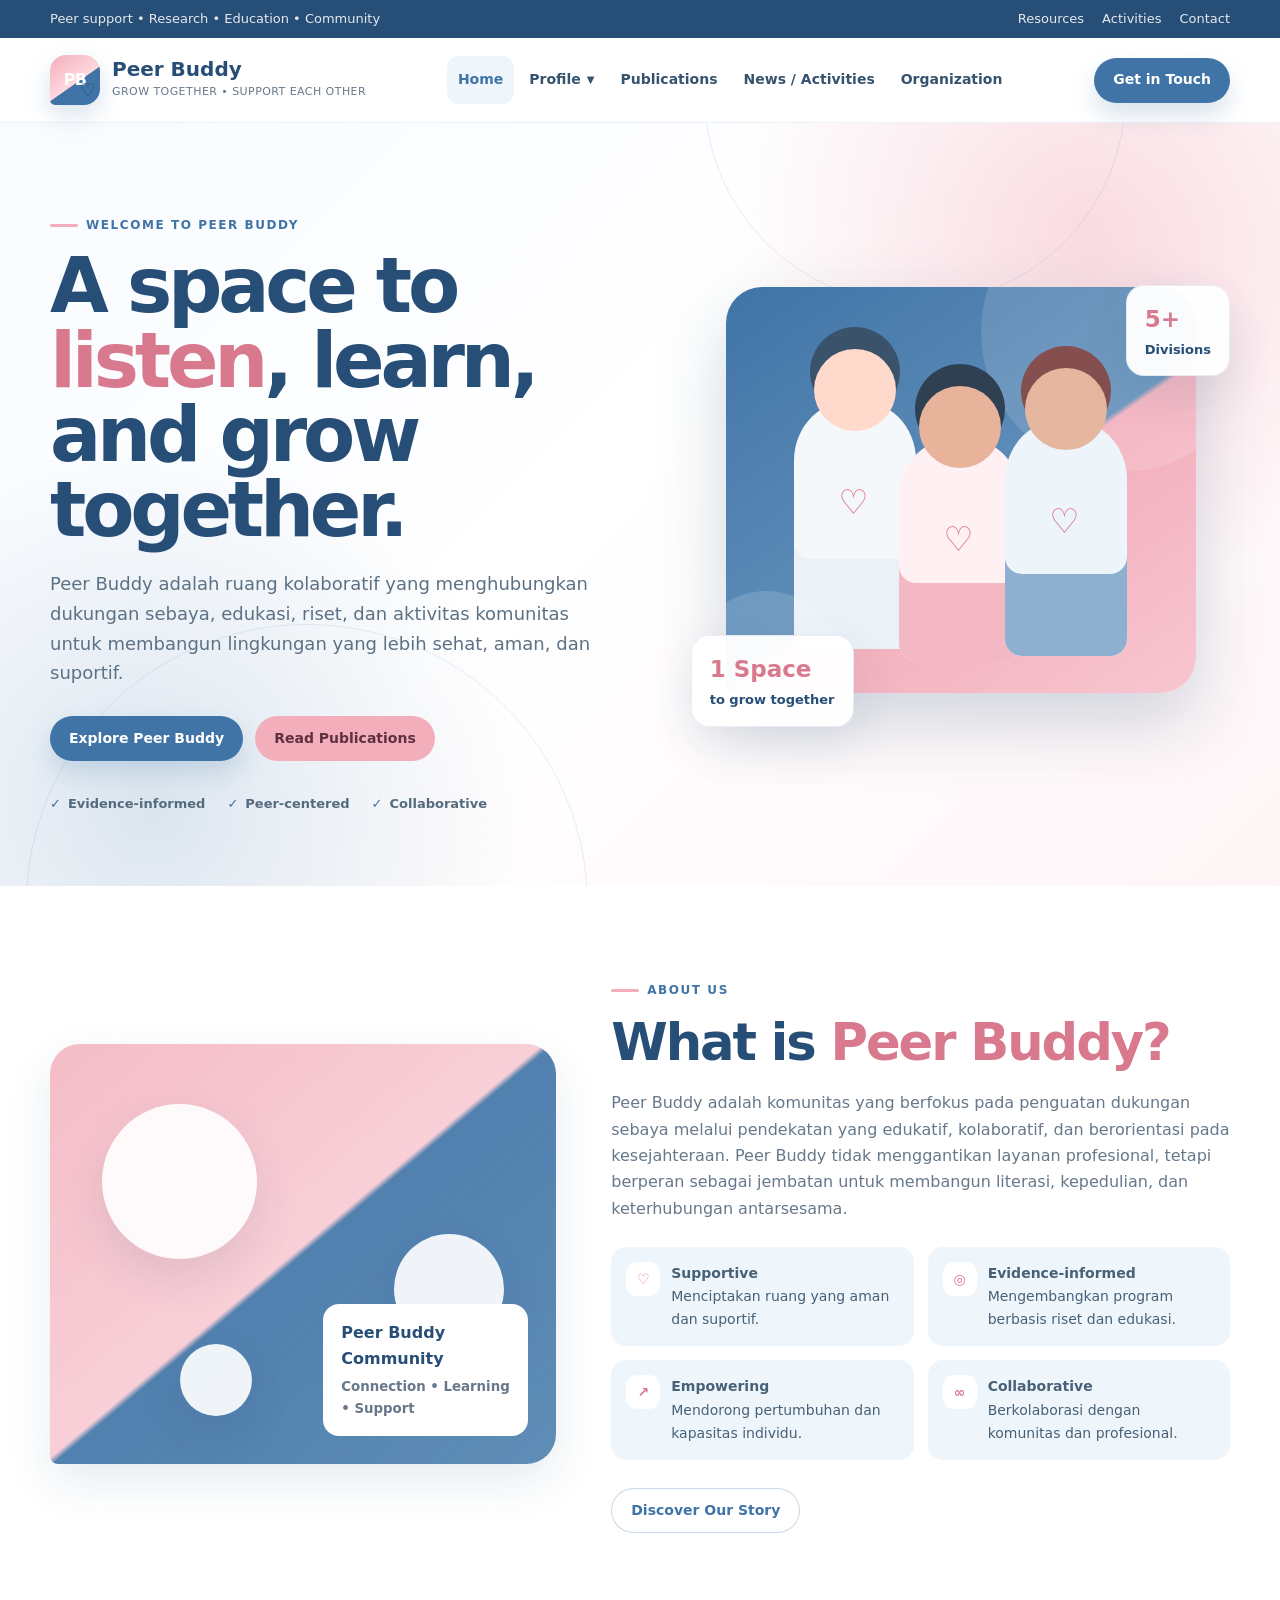
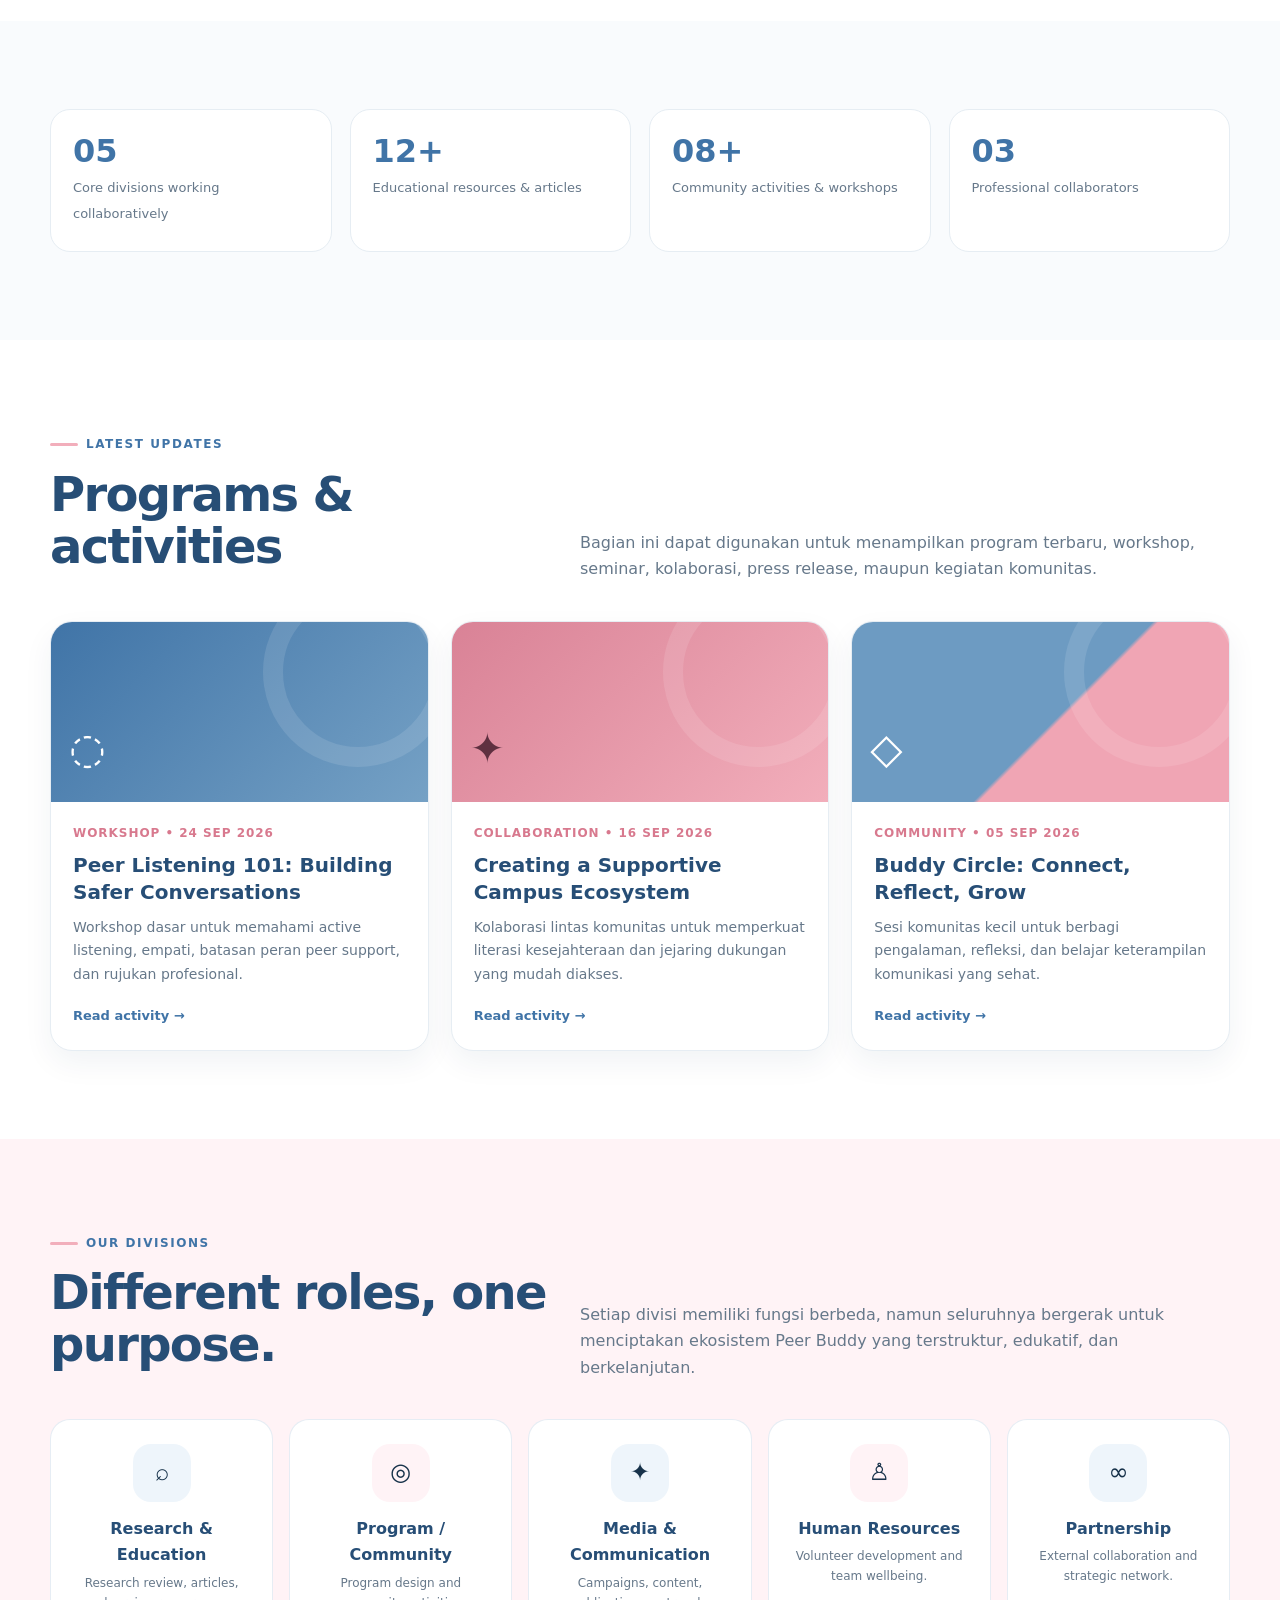
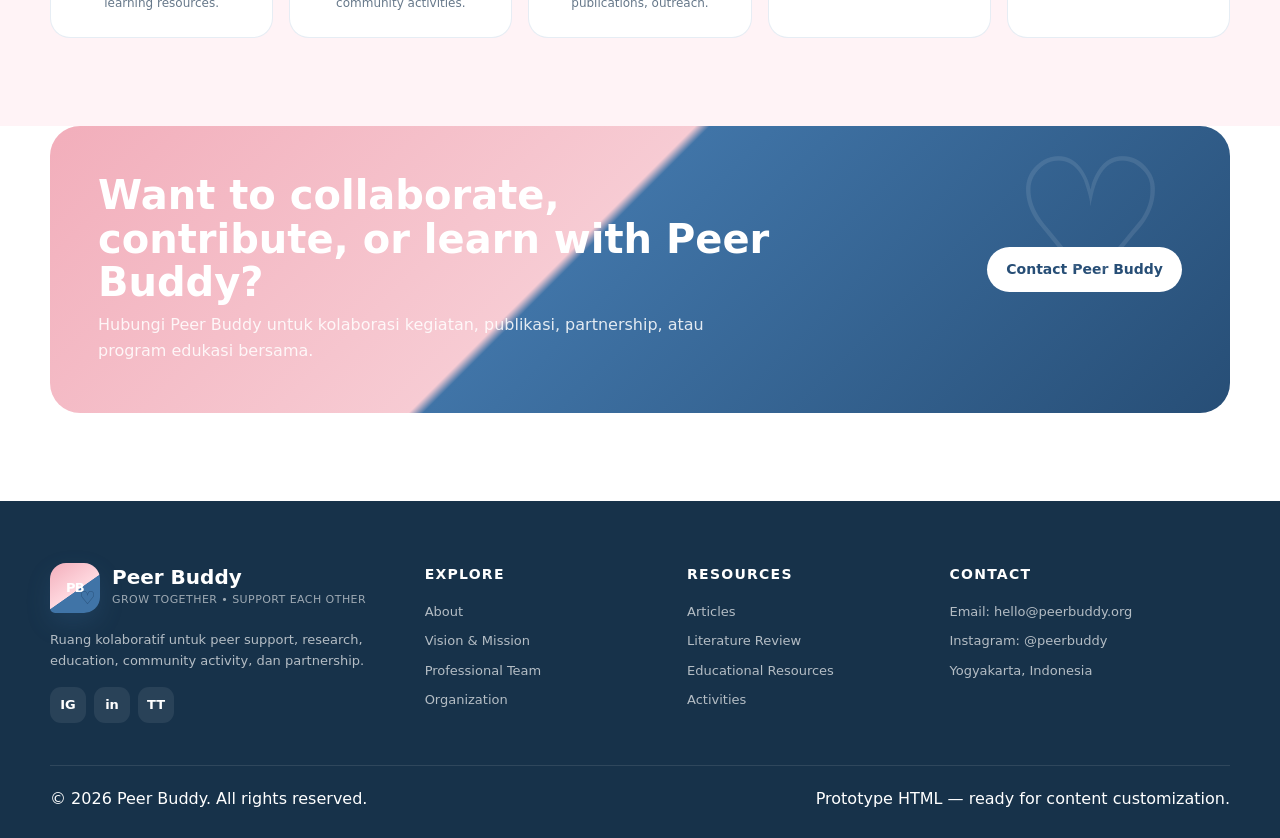
<file: index.html>
<!DOCTYPE html>
<html lang="id">
<head>
  <meta charset="UTF-8" />
  <meta name="viewport" content="width=device-width, initial-scale=1.0" />
  <meta name="description" content="Peer Buddy — peer support, research, education, and community." />
  <title>Home | Peer Buddy</title>
  <link rel="stylesheet" href="styles.css" />
</head>
<body data-page="home">

  <div class="topbar">
    <div class="container topbar-inner">
      <div>Peer support • Research • Education • Community</div>
      <div class="topbar-links">
        <a href="publications.html">Resources</a>
        <a href="news.html">Activities</a>
        <a href="contact.html">Contact</a>
      </div>
    </div>
  </div>
  <div class="navbar-wrap">
    <div class="container navbar">
      <a href="index.html" class="brand" aria-label="Peer Buddy Home">
        <div class="brand-mark">PB</div>
        <div><div class="brand-title">Peer Buddy</div><div class="brand-tagline">Grow together • Support each other</div></div>
      </a>
      <ul class="nav-menu">
        <li class="nav-item"><a class="nav-link" href="index.html">Home</a></li>
        <li class="nav-item">
          <a class="nav-link" href="profile.html">Profile <span class="chev">▼</span></a>
          <div class="dropdown">
            <a href="profile.html#about">About Peer Buddy</a>
            <a href="profile.html#history">History</a>
            <a href="profile.html#vision">Vision & Mission</a>
            <a href="profile.html#team">Psychologist / Professional Team</a>
          </div>
        </li>
        <li class="nav-item"><a class="nav-link" href="publications.html">Publications</a></li>
        <li class="nav-item"><a class="nav-link" href="news.html">News / Activities</a></li>
        <li class="nav-item"><a class="nav-link" href="organization.html">Organization</a></li>
      </ul>
      <div class="nav-actions">
        <a class="btn btn-primary" href="contact.html">Get in Touch</a>
        <button class="btn btn-outline mobile-toggle" id="mobileToggle" aria-label="Open menu" aria-expanded="false">☰</button>
      </div>
    </div>
    <div class="mobile-panel" id="mobilePanel">
      <a href="index.html">Home</a>
      <small>Profile</small>
      <a href="profile.html#about">About Peer Buddy</a>
      <a href="profile.html#history">History</a>
      <a href="profile.html#vision">Vision & Mission</a>
      <a href="profile.html#team">Professional Team</a>
      <a href="publications.html">Publications</a>
      <a href="news.html">News / Activities</a>
      <a href="organization.html">Organization Structure</a>
      <a href="contact.html">Contact</a>
    </div>
  </div>

<main>
<section class="hero" id="home">
<div class="container hero-grid">
<div data-reveal="">
<div class="eyebrow">Welcome to Peer Buddy</div>
<h1>A space to <span class="accent">listen</span>, learn, and grow together.</h1>
<p class="hero-lead">Peer Buddy adalah ruang kolaboratif yang menghubungkan dukungan sebaya, edukasi, riset, dan aktivitas komunitas untuk membangun lingkungan yang lebih sehat, aman, dan suportif.</p>
<div class="hero-actions">
<a class="btn btn-primary" href="profile.html#about">Explore Peer Buddy</a>
<a class="btn btn-secondary" href="publications.html">Read Publications</a>
</div>
<div class="hero-mini">
<span>Evidence-informed</span>
<span>Peer-centered</span>
<span>Collaborative</span>
</div>
</div>
<div class="hero-visual" data-reveal="">
<div class="hero-card-main">
<div aria-label="Illustration of peer support" class="people-illustration">
<div class="person"></div>
<div class="person two"></div>
<div class="person three"></div>
</div>
</div>
<div class="floating-note note-one"><strong>5+</strong> Divisions</div>
<div class="floating-note note-two"><strong>1 Space</strong> to grow together</div>
</div>
</div>
</section><section id="about">
<div class="container intro-grid">
<div class="photo-placeholder" data-reveal="">
<div class="bubble one"></div><div class="bubble two"></div><div class="bubble three"></div>
<div class="label">Peer Buddy Community<small>Connection • Learning • Support</small></div>
</div>
<div class="intro-copy" data-reveal="">
<div class="eyebrow">About us</div>
<h2>What is <span class="accent">Peer Buddy?</span></h2>
<p>Peer Buddy adalah komunitas yang berfokus pada penguatan dukungan sebaya melalui pendekatan yang edukatif, kolaboratif, dan berorientasi pada kesejahteraan. Peer Buddy tidak menggantikan layanan profesional, tetapi berperan sebagai jembatan untuk membangun literasi, kepedulian, dan keterhubungan antarsesama.</p>
<div class="value-list">
<div class="value-item"><div class="value-icon">♡</div><div><strong>Supportive</strong><br/>Menciptakan ruang yang aman dan suportif.</div></div>
<div class="value-item"><div class="value-icon">◎</div><div><strong>Evidence-informed</strong><br/>Mengembangkan program berbasis riset dan edukasi.</div></div>
<div class="value-item"><div class="value-icon">↗</div><div><strong>Empowering</strong><br/>Mendorong pertumbuhan dan kapasitas individu.</div></div>
<div class="value-item"><div class="value-icon">∞</div><div><strong>Collaborative</strong><br/>Berkolaborasi dengan komunitas dan profesional.</div></div>
</div>
<a class="btn btn-outline" href="profile.html">Discover Our Story</a>
</div>
</div>
</section><section aria-label="Peer Buddy highlights" class="section-soft">
<div class="container stats" data-reveal="">
<div class="stat-card"><strong>05</strong><span>Core divisions working collaboratively</span></div>
<div class="stat-card"><strong>12+</strong><span>Educational resources &amp; articles</span></div>
<div class="stat-card"><strong>08+</strong><span>Community activities &amp; workshops</span></div>
<div class="stat-card"><strong>03</strong><span>Professional collaborators</span></div>
</div>
</section><section id="activities">
<div class="container">
<div class="section-heading" data-reveal="">
<div>
<div class="eyebrow">Latest updates</div>
<h2>Programs &amp; activities</h2>
</div>
<p>Bagian ini dapat digunakan untuk menampilkan program terbaru, workshop, seminar, kolaborasi, press release, maupun kegiatan komunitas.</p>
</div>
<div class="cards-3">
<article class="content-card" data-reveal="">
<div class="card-cover"><span class="cover-icon">◌</span></div>
<div class="card-body"><div class="meta">Workshop • 24 Sep 2026</div><h3>Peer Listening 101: Building Safer Conversations</h3><p>Workshop dasar untuk memahami active listening, empati, batasan peran peer support, dan rujukan profesional.</p><a class="readmore" href="#">Read activity →</a></div>
</article>
<article class="content-card" data-reveal="">
<div class="card-cover pink"><span class="cover-icon">✦</span></div>
<div class="card-body"><div class="meta">Collaboration • 16 Sep 2026</div><h3>Creating a Supportive Campus Ecosystem</h3><p>Kolaborasi lintas komunitas untuk memperkuat literasi kesejahteraan dan jejaring dukungan yang mudah diakses.</p><a class="readmore" href="#">Read activity →</a></div>
</article>
<article class="content-card" data-reveal="">
<div class="card-cover mix"><span class="cover-icon">◇</span></div>
<div class="card-body"><div class="meta">Community • 05 Sep 2026</div><h3>Buddy Circle: Connect, Reflect, Grow</h3><p>Sesi komunitas kecil untuk berbagi pengalaman, refleksi, dan belajar keterampilan komunikasi yang sehat.</p><a class="readmore" href="#">Read activity →</a></div>
</article>
</div>
</div>
</section><section class="section-pink">
<div class="container">
<div class="section-heading" data-reveal="">
<div><div class="eyebrow">Our divisions</div><h2>Different roles, one purpose.</h2></div>
<p>Setiap divisi memiliki fungsi berbeda, namun seluruhnya bergerak untuk menciptakan ekosistem Peer Buddy yang terstruktur, edukatif, dan berkelanjutan.</p>
</div>
<div class="divisions">
<div class="division-card" data-reveal=""><div class="division-icon">⌕</div><h3>Research &amp; Education</h3><p>Research review, articles, learning resources.</p></div>
<div class="division-card" data-reveal=""><div class="division-icon">◎</div><h3>Program / Community</h3><p>Program design and community activities.</p></div>
<div class="division-card" data-reveal=""><div class="division-icon">✦</div><h3>Media &amp; Communication</h3><p>Campaigns, content, publications, outreach.</p></div>
<div class="division-card" data-reveal=""><div class="division-icon">♙</div><h3>Human Resources</h3><p>Volunteer development and team wellbeing.</p></div>
<div class="division-card" data-reveal=""><div class="division-icon">∞</div><h3>Partnership</h3><p>External collaboration and strategic network.</p></div>
</div>
</div>
</section><div class="cta" id="contact"><div class="container"><div class="cta-box" data-reveal><div><h2>Want to collaborate, contribute, or learn with Peer Buddy?</h2><p>Hubungi Peer Buddy untuk kolaborasi kegiatan, publikasi, partnership, atau program edukasi bersama.</p></div><a class="btn" href="contact.html">Contact Peer Buddy</a></div></div></div>
</main>

  <footer>
    <div class="container">
      <div class="footer-grid">
        <div>
          <a href="index.html" class="brand footer-brand"><div class="brand-mark">PB</div><div><div class="brand-title">Peer Buddy</div><div class="brand-tagline">Grow together • Support each other</div></div></a>
          <p>Ruang kolaboratif untuk peer support, research, education, community activity, dan partnership.</p>
          <div class="socials"><a href="#" aria-label="Instagram">IG</a><a href="#" aria-label="LinkedIn">in</a><a href="#" aria-label="TikTok">TT</a></div>
        </div>
        <div><h3>Explore</h3><ul class="footer-links"><li><a href="profile.html#about">About</a></li><li><a href="profile.html#vision">Vision & Mission</a></li><li><a href="profile.html#team">Professional Team</a></li><li><a href="organization.html">Organization</a></li></ul></div>
        <div><h3>Resources</h3><ul class="footer-links"><li><a href="publications.html">Articles</a></li><li><a href="publications.html">Literature Review</a></li><li><a href="publications.html">Educational Resources</a></li><li><a href="news.html">Activities</a></li></ul></div>
        <div><h3>Contact</h3><ul class="footer-links"><li>Email: hello@peerbuddy.org</li><li>Instagram: @peerbuddy</li><li>Yogyakarta, Indonesia</li></ul></div>
      </div>
      <div class="footer-bottom"><span>© 2026 Peer Buddy. All rights reserved.</span><span>Prototype HTML — ready for content customization.</span></div>
    </div>
  </footer>
  <button class="back-top" id="backTop" aria-label="Back to top">↑</button>

<script src="script.js" defer></script>
</body>
</html>
</file>
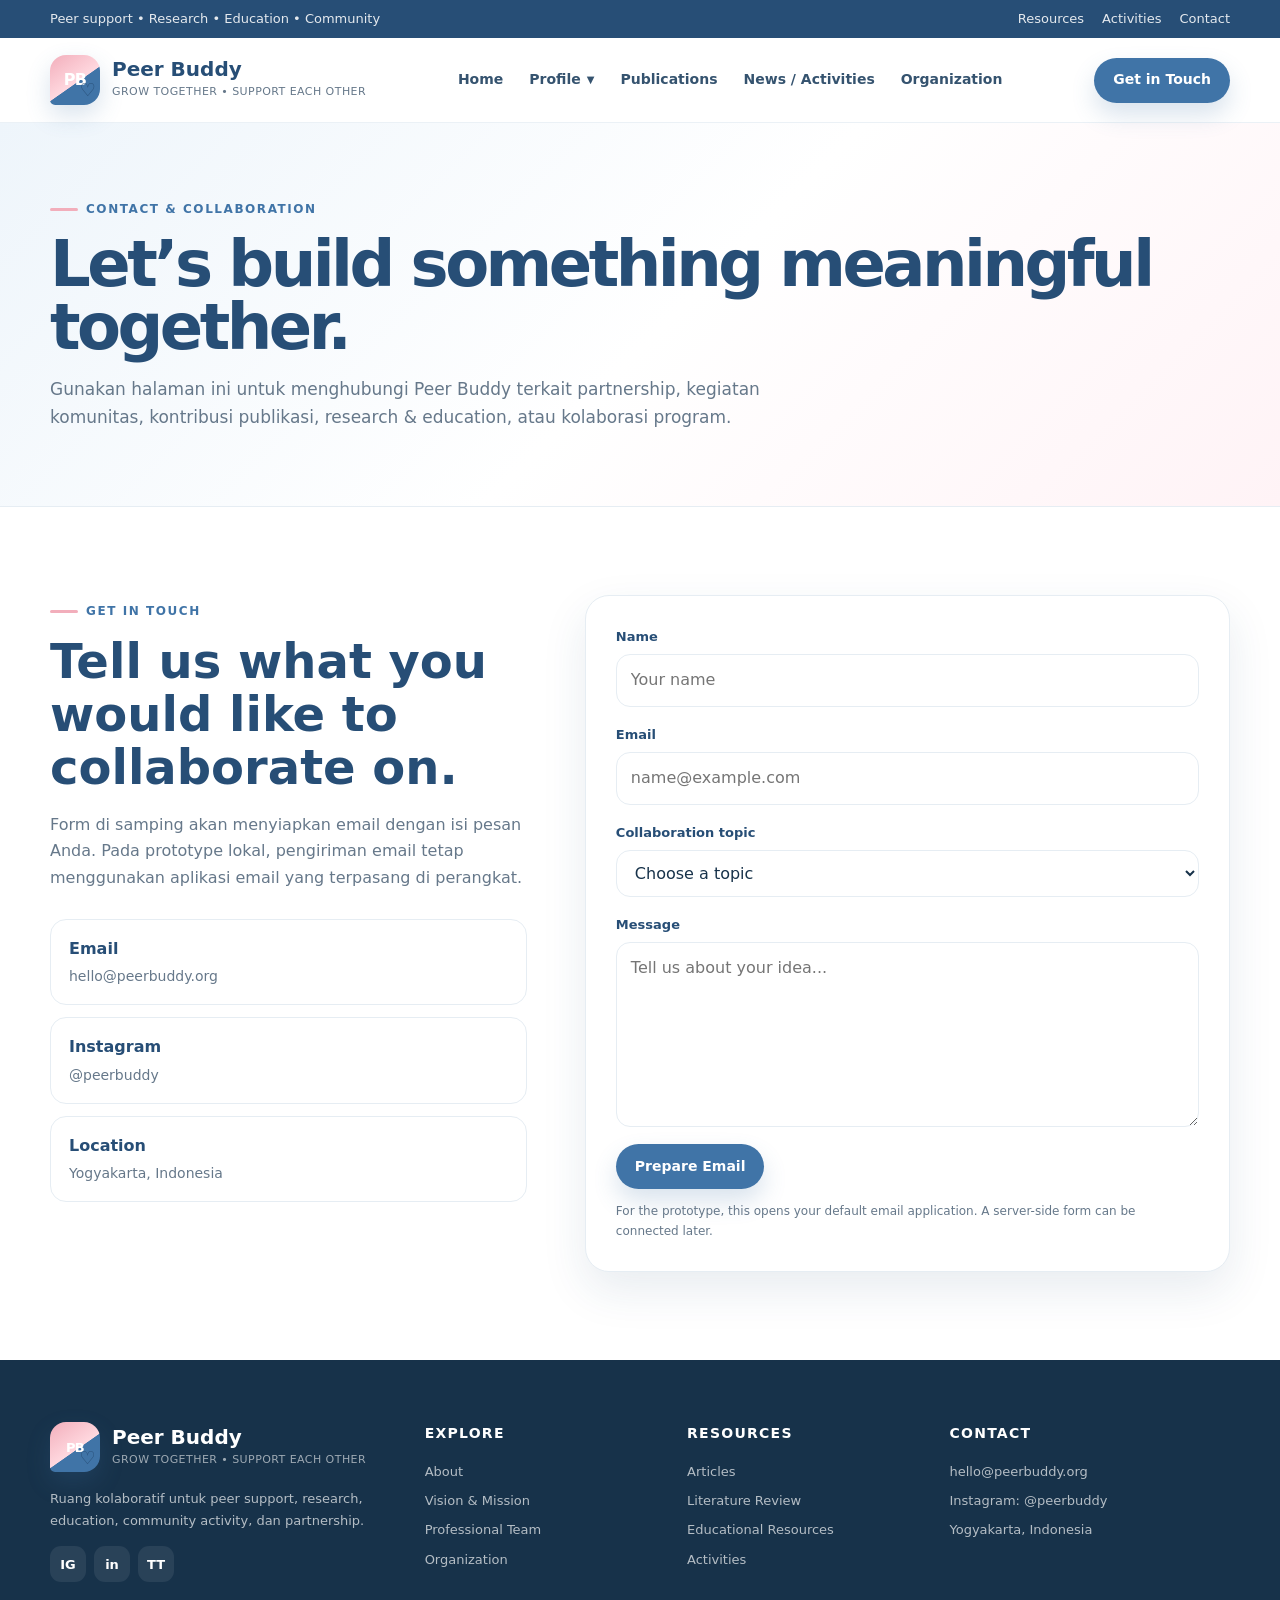
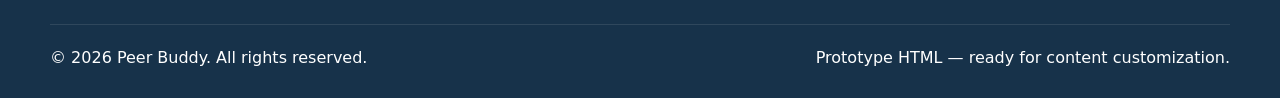
<file: contact.html>
<!DOCTYPE html>
<html lang="id">
<head>
  <meta charset="UTF-8" />
  <meta name="viewport" content="width=device-width, initial-scale=1.0" />
  <meta name="description" content="Contact Peer Buddy for collaboration, publications, partnership, and educational programs." />
  <title>Contact | Peer Buddy</title>
  <link rel="stylesheet" href="styles.css" />
</head>
<body data-page="contact">
  <div class="topbar">
    <div class="container topbar-inner">
      <div>Peer support • Research • Education • Community</div>
      <div class="topbar-links">
        <a href="publications.html">Resources</a>
        <a href="news.html">Activities</a>
        <a href="contact.html">Contact</a>
      </div>
    </div>
  </div>
  <div class="navbar-wrap">
    <div class="container navbar">
      <a href="index.html" class="brand" aria-label="Peer Buddy Home">
        <div class="brand-mark">PB</div>
        <div><div class="brand-title">Peer Buddy</div><div class="brand-tagline">Grow together • Support each other</div></div>
      </a>
      <ul class="nav-menu">
        <li class="nav-item"><a class="nav-link" href="index.html">Home</a></li>
        <li class="nav-item">
          <a class="nav-link" href="profile.html">Profile <span class="chev">▼</span></a>
          <div class="dropdown">
            <a href="profile.html#about">About Peer Buddy</a>
            <a href="profile.html#history">History</a>
            <a href="profile.html#vision">Vision & Mission</a>
            <a href="profile.html#team">Psychologist / Professional Team</a>
          </div>
        </li>
        <li class="nav-item"><a class="nav-link" href="publications.html">Publications</a></li>
        <li class="nav-item"><a class="nav-link" href="news.html">News / Activities</a></li>
        <li class="nav-item"><a class="nav-link" href="organization.html">Organization</a></li>
      </ul>
      <div class="nav-actions">
        <a class="btn btn-primary" href="contact.html" aria-current="page">Get in Touch</a>
        <button class="btn btn-outline mobile-toggle" id="mobileToggle" aria-label="Open menu" aria-expanded="false">☰</button>
      </div>
    </div>
    <div class="mobile-panel" id="mobilePanel">
      <a href="index.html">Home</a>
      <small>Profile</small>
      <a href="profile.html#about">About Peer Buddy</a>
      <a href="profile.html#history">History</a>
      <a href="profile.html#vision">Vision & Mission</a>
      <a href="profile.html#team">Professional Team</a>
      <a href="publications.html">Publications</a>
      <a href="news.html">News / Activities</a>
      <a href="organization.html">Organization Structure</a>
      <a href="contact.html">Contact</a>
    </div>
  </div>

  <main>
    <section class="page-hero contact-hero">
      <div class="container" data-reveal>
        <div class="eyebrow">Contact & Collaboration</div>
        <h1>Let’s build something meaningful together.</h1>
        <p>Gunakan halaman ini untuk menghubungi Peer Buddy terkait partnership, kegiatan komunitas, kontribusi publikasi, research & education, atau kolaborasi program.</p>
      </div>
    </section>

    <section>
      <div class="container contact-grid">
        <div class="contact-info" data-reveal>
          <div class="eyebrow">Get in touch</div>
          <h2>Tell us what you would like to collaborate on.</h2>
          <p>Form di samping akan menyiapkan email dengan isi pesan Anda. Pada prototype lokal, pengiriman email tetap menggunakan aplikasi email yang terpasang di perangkat.</p>
          <div class="contact-list">
            <div><strong>Email</strong><span>hello@peerbuddy.org</span></div>
            <div><strong>Instagram</strong><span>@peerbuddy</span></div>
            <div><strong>Location</strong><span>Yogyakarta, Indonesia</span></div>
          </div>
        </div>

        <form class="contact-form" id="contactForm" data-reveal>
          <div class="form-row">
            <label for="contactName">Name</label>
            <input id="contactName" name="name" type="text" autocomplete="name" required placeholder="Your name" />
          </div>
          <div class="form-row">
            <label for="contactEmail">Email</label>
            <input id="contactEmail" name="email" type="email" autocomplete="email" required placeholder="name@example.com" />
          </div>
          <div class="form-row">
            <label for="contactTopic">Collaboration topic</label>
            <select id="contactTopic" name="topic" required>
              <option value="">Choose a topic</option>
              <option>Partnership</option>
              <option>Community Program</option>
              <option>Research & Education</option>
              <option>Publication Contribution</option>
              <option>Media & Communication</option>
              <option>Other</option>
            </select>
          </div>
          <div class="form-row">
            <label for="contactMessage">Message</label>
            <textarea id="contactMessage" name="message" rows="6" required placeholder="Tell us about your idea..."></textarea>
          </div>
          <button class="btn btn-primary" type="submit">Prepare Email</button>
          <p class="form-note" id="contactStatus" role="status" aria-live="polite">For the prototype, this opens your default email application. A server-side form can be connected later.</p>
        </form>
      </div>
    </section>
  </main>

  <footer>
    <div class="container">
      <div class="footer-grid">
        <div>
          <a href="index.html" class="brand footer-brand"><div class="brand-mark">PB</div><div><div class="brand-title">Peer Buddy</div><div class="brand-tagline">Grow together • Support each other</div></div></a>
          <p>Ruang kolaboratif untuk peer support, research, education, community activity, dan partnership.</p>
          <div class="socials"><a href="#" aria-label="Instagram">IG</a><a href="#" aria-label="LinkedIn">in</a><a href="#" aria-label="TikTok">TT</a></div>
        </div>
        <div><h3>Explore</h3><ul class="footer-links"><li><a href="profile.html#about">About</a></li><li><a href="profile.html#vision">Vision & Mission</a></li><li><a href="profile.html#team">Professional Team</a></li><li><a href="organization.html">Organization</a></li></ul></div>
        <div><h3>Resources</h3><ul class="footer-links"><li><a href="publications.html">Articles</a></li><li><a href="publications.html">Literature Review</a></li><li><a href="publications.html">Educational Resources</a></li><li><a href="news.html">Activities</a></li></ul></div>
        <div><h3>Contact</h3><ul class="footer-links"><li><a href="mailto:hello@peerbuddy.org">hello@peerbuddy.org</a></li><li>Instagram: @peerbuddy</li><li>Yogyakarta, Indonesia</li></ul></div>
      </div>
      <div class="footer-bottom"><span>© 2026 Peer Buddy. All rights reserved.</span><span>Prototype HTML — ready for content customization.</span></div>
    </div>
  </footer>
  <button class="back-top" id="backTop" aria-label="Back to top">↑</button>
  <script src="script.js" defer></script>
</body>
</html>
</file>
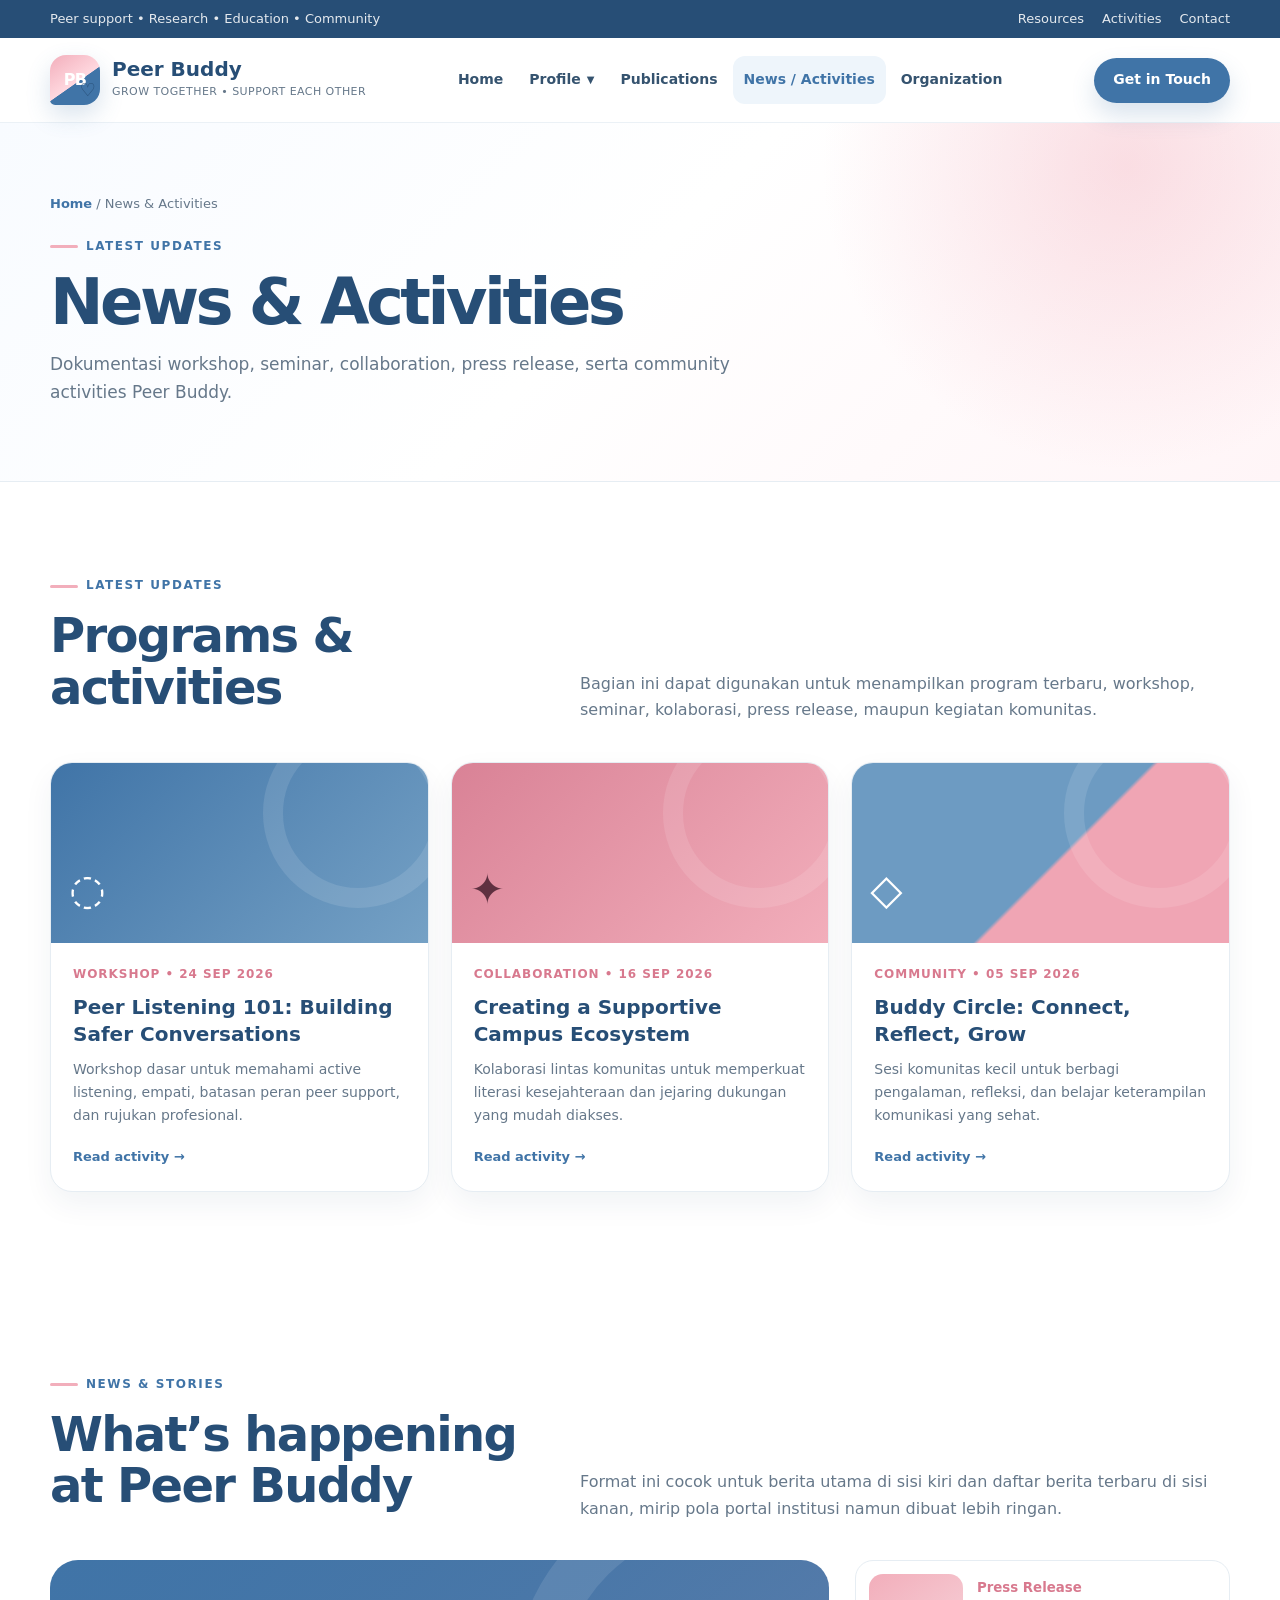
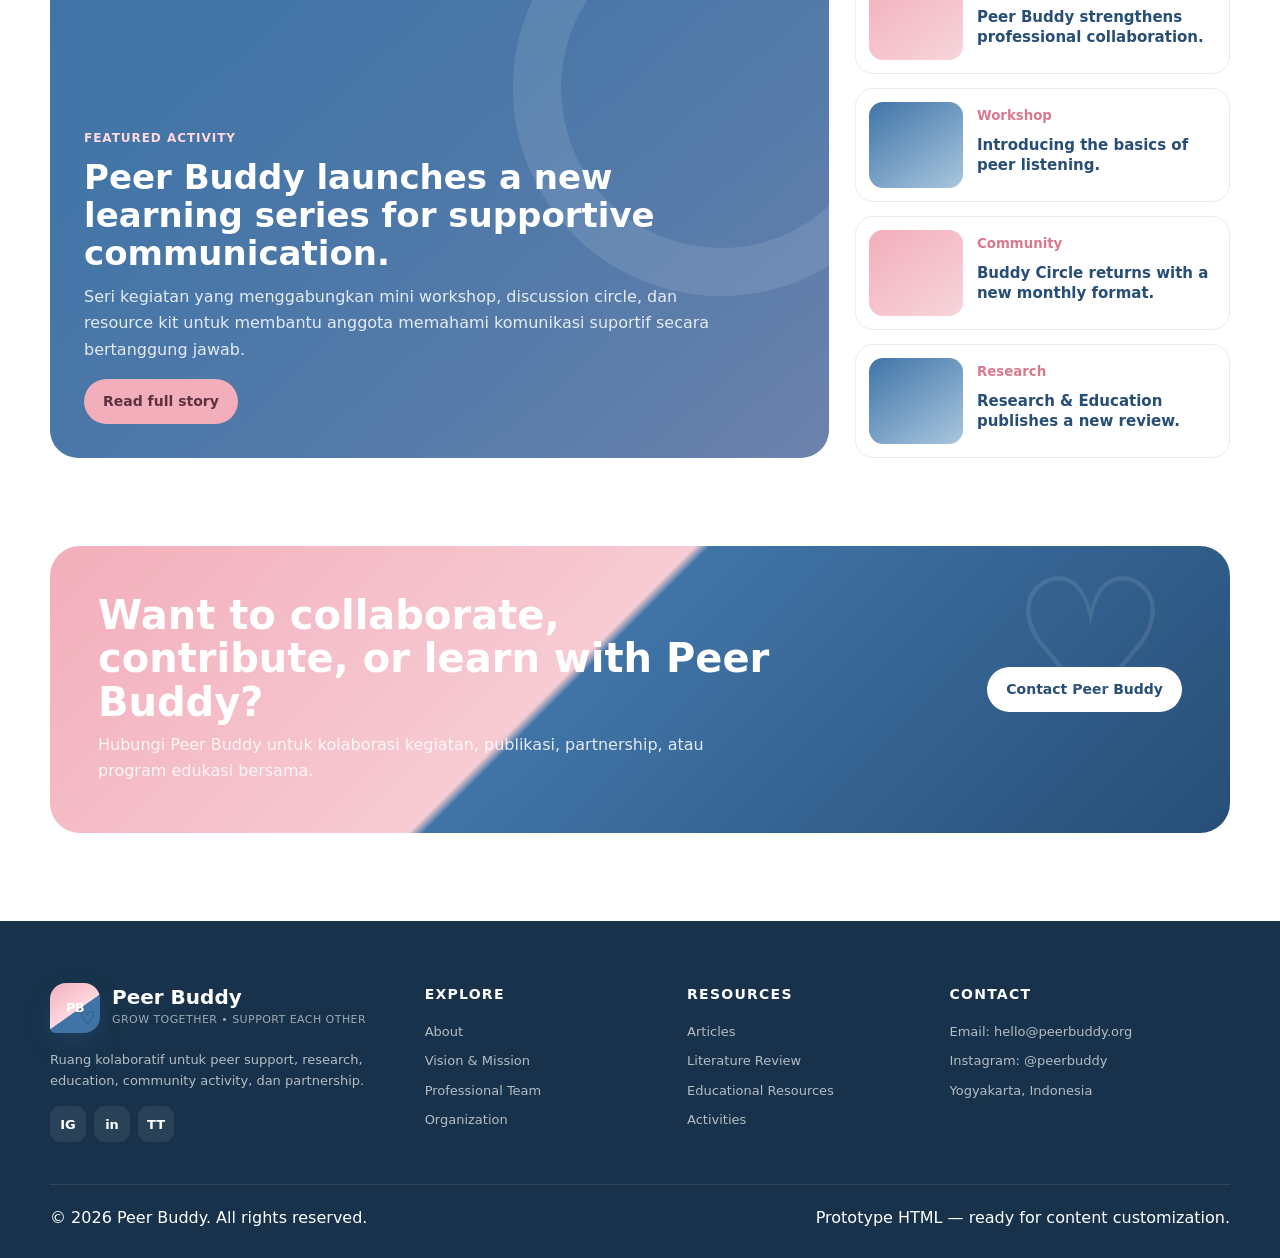
<file: news.html>
<!DOCTYPE html>
<html lang="id">
<head>
  <meta charset="UTF-8" />
  <meta name="viewport" content="width=device-width, initial-scale=1.0" />
  <meta name="description" content="Peer Buddy — peer support, research, education, and community." />
  <title>News & Activities | Peer Buddy</title>
  <link rel="stylesheet" href="styles.css" />
</head>
<body data-page="news">

  <div class="topbar">
    <div class="container topbar-inner">
      <div>Peer support • Research • Education • Community</div>
      <div class="topbar-links">
        <a href="publications.html">Resources</a>
        <a href="news.html">Activities</a>
        <a href="contact.html">Contact</a>
      </div>
    </div>
  </div>
  <div class="navbar-wrap">
    <div class="container navbar">
      <a href="index.html" class="brand" aria-label="Peer Buddy Home">
        <div class="brand-mark">PB</div>
        <div><div class="brand-title">Peer Buddy</div><div class="brand-tagline">Grow together • Support each other</div></div>
      </a>
      <ul class="nav-menu">
        <li class="nav-item"><a class="nav-link" href="index.html">Home</a></li>
        <li class="nav-item">
          <a class="nav-link" href="profile.html">Profile <span class="chev">▼</span></a>
          <div class="dropdown">
            <a href="profile.html#about">About Peer Buddy</a>
            <a href="profile.html#history">History</a>
            <a href="profile.html#vision">Vision & Mission</a>
            <a href="profile.html#team">Psychologist / Professional Team</a>
          </div>
        </li>
        <li class="nav-item"><a class="nav-link" href="publications.html">Publications</a></li>
        <li class="nav-item"><a class="nav-link" href="news.html">News / Activities</a></li>
        <li class="nav-item"><a class="nav-link" href="organization.html">Organization</a></li>
      </ul>
      <div class="nav-actions">
        <a class="btn btn-primary" href="contact.html">Get in Touch</a>
        <button class="btn btn-outline mobile-toggle" id="mobileToggle" aria-label="Open menu" aria-expanded="false">☰</button>
      </div>
    </div>
    <div class="mobile-panel" id="mobilePanel">
      <a href="index.html">Home</a>
      <small>Profile</small>
      <a href="profile.html#about">About Peer Buddy</a>
      <a href="profile.html#history">History</a>
      <a href="profile.html#vision">Vision & Mission</a>
      <a href="profile.html#team">Professional Team</a>
      <a href="publications.html">Publications</a>
      <a href="news.html">News / Activities</a>
      <a href="organization.html">Organization Structure</a>
      <a href="contact.html">Contact</a>
    </div>
  </div>

<main>
<section class="page-hero"><div class="container" data-reveal><div class="breadcrumb"><a href="index.html">Home</a> / News & Activities</div><div class="eyebrow">Latest updates</div><h1>News & Activities</h1><p>Dokumentasi workshop, seminar, collaboration, press release, serta community activities Peer Buddy.</p></div></section><section id="activities">
<div class="container">
<div class="section-heading" data-reveal="">
<div>
<div class="eyebrow">Latest updates</div>
<h2>Programs &amp; activities</h2>
</div>
<p>Bagian ini dapat digunakan untuk menampilkan program terbaru, workshop, seminar, kolaborasi, press release, maupun kegiatan komunitas.</p>
</div>
<div class="cards-3">
<article class="content-card" data-reveal="">
<div class="card-cover"><span class="cover-icon">◌</span></div>
<div class="card-body"><div class="meta">Workshop • 24 Sep 2026</div><h3>Peer Listening 101: Building Safer Conversations</h3><p>Workshop dasar untuk memahami active listening, empati, batasan peran peer support, dan rujukan profesional.</p><a class="readmore" href="#">Read activity →</a></div>
</article>
<article class="content-card" data-reveal="">
<div class="card-cover pink"><span class="cover-icon">✦</span></div>
<div class="card-body"><div class="meta">Collaboration • 16 Sep 2026</div><h3>Creating a Supportive Campus Ecosystem</h3><p>Kolaborasi lintas komunitas untuk memperkuat literasi kesejahteraan dan jejaring dukungan yang mudah diakses.</p><a class="readmore" href="#">Read activity →</a></div>
</article>
<article class="content-card" data-reveal="">
<div class="card-cover mix"><span class="cover-icon">◇</span></div>
<div class="card-body"><div class="meta">Community • 05 Sep 2026</div><h3>Buddy Circle: Connect, Reflect, Grow</h3><p>Sesi komunitas kecil untuk berbagi pengalaman, refleksi, dan belajar keterampilan komunikasi yang sehat.</p><a class="readmore" href="#">Read activity →</a></div>
</article>
</div>
</div>
</section><section>
<div class="container">
<div class="section-heading" data-reveal="">
<div><div class="eyebrow">News &amp; stories</div><h2>What’s happening at Peer Buddy</h2></div>
<p>Format ini cocok untuk berita utama di sisi kiri dan daftar berita terbaru di sisi kanan, mirip pola portal institusi namun dibuat lebih ringan.</p>
</div>
<div class="news-grid">
<article class="featured-news" data-reveal="">
<div class="featured-news-content"><div class="meta" style="color:#ffd9e0">Featured activity</div><h3>Peer Buddy launches a new learning series for supportive communication.</h3><p>Seri kegiatan yang menggabungkan mini workshop, discussion circle, dan resource kit untuk membantu anggota memahami komunikasi suportif secara bertanggung jawab.</p><a class="btn btn-secondary" href="#">Read full story</a></div>
</article>
<div class="mini-news-list">
<article class="mini-news" data-reveal=""><div class="mini-thumb"></div><div><small>Press Release</small><h3>Peer Buddy strengthens professional collaboration.</h3></div></article>
<article class="mini-news" data-reveal=""><div class="mini-thumb"></div><div><small>Workshop</small><h3>Introducing the basics of peer listening.</h3></div></article>
<article class="mini-news" data-reveal=""><div class="mini-thumb"></div><div><small>Community</small><h3>Buddy Circle returns with a new monthly format.</h3></div></article>
<article class="mini-news" data-reveal=""><div class="mini-thumb"></div><div><small>Research</small><h3>Research &amp; Education publishes a new review.</h3></div></article>
</div>
</div>
</div>
</section><div class="cta" id="contact"><div class="container"><div class="cta-box" data-reveal><div><h2>Want to collaborate, contribute, or learn with Peer Buddy?</h2><p>Hubungi Peer Buddy untuk kolaborasi kegiatan, publikasi, partnership, atau program edukasi bersama.</p></div><a class="btn" href="contact.html">Contact Peer Buddy</a></div></div></div>
</main>

  <footer>
    <div class="container">
      <div class="footer-grid">
        <div>
          <a href="index.html" class="brand footer-brand"><div class="brand-mark">PB</div><div><div class="brand-title">Peer Buddy</div><div class="brand-tagline">Grow together • Support each other</div></div></a>
          <p>Ruang kolaboratif untuk peer support, research, education, community activity, dan partnership.</p>
          <div class="socials"><a href="#" aria-label="Instagram">IG</a><a href="#" aria-label="LinkedIn">in</a><a href="#" aria-label="TikTok">TT</a></div>
        </div>
        <div><h3>Explore</h3><ul class="footer-links"><li><a href="profile.html#about">About</a></li><li><a href="profile.html#vision">Vision & Mission</a></li><li><a href="profile.html#team">Professional Team</a></li><li><a href="organization.html">Organization</a></li></ul></div>
        <div><h3>Resources</h3><ul class="footer-links"><li><a href="publications.html">Articles</a></li><li><a href="publications.html">Literature Review</a></li><li><a href="publications.html">Educational Resources</a></li><li><a href="news.html">Activities</a></li></ul></div>
        <div><h3>Contact</h3><ul class="footer-links"><li>Email: hello@peerbuddy.org</li><li>Instagram: @peerbuddy</li><li>Yogyakarta, Indonesia</li></ul></div>
      </div>
      <div class="footer-bottom"><span>© 2026 Peer Buddy. All rights reserved.</span><span>Prototype HTML — ready for content customization.</span></div>
    </div>
  </footer>
  <button class="back-top" id="backTop" aria-label="Back to top">↑</button>

<script src="script.js" defer></script>
</body>
</html>
</file>
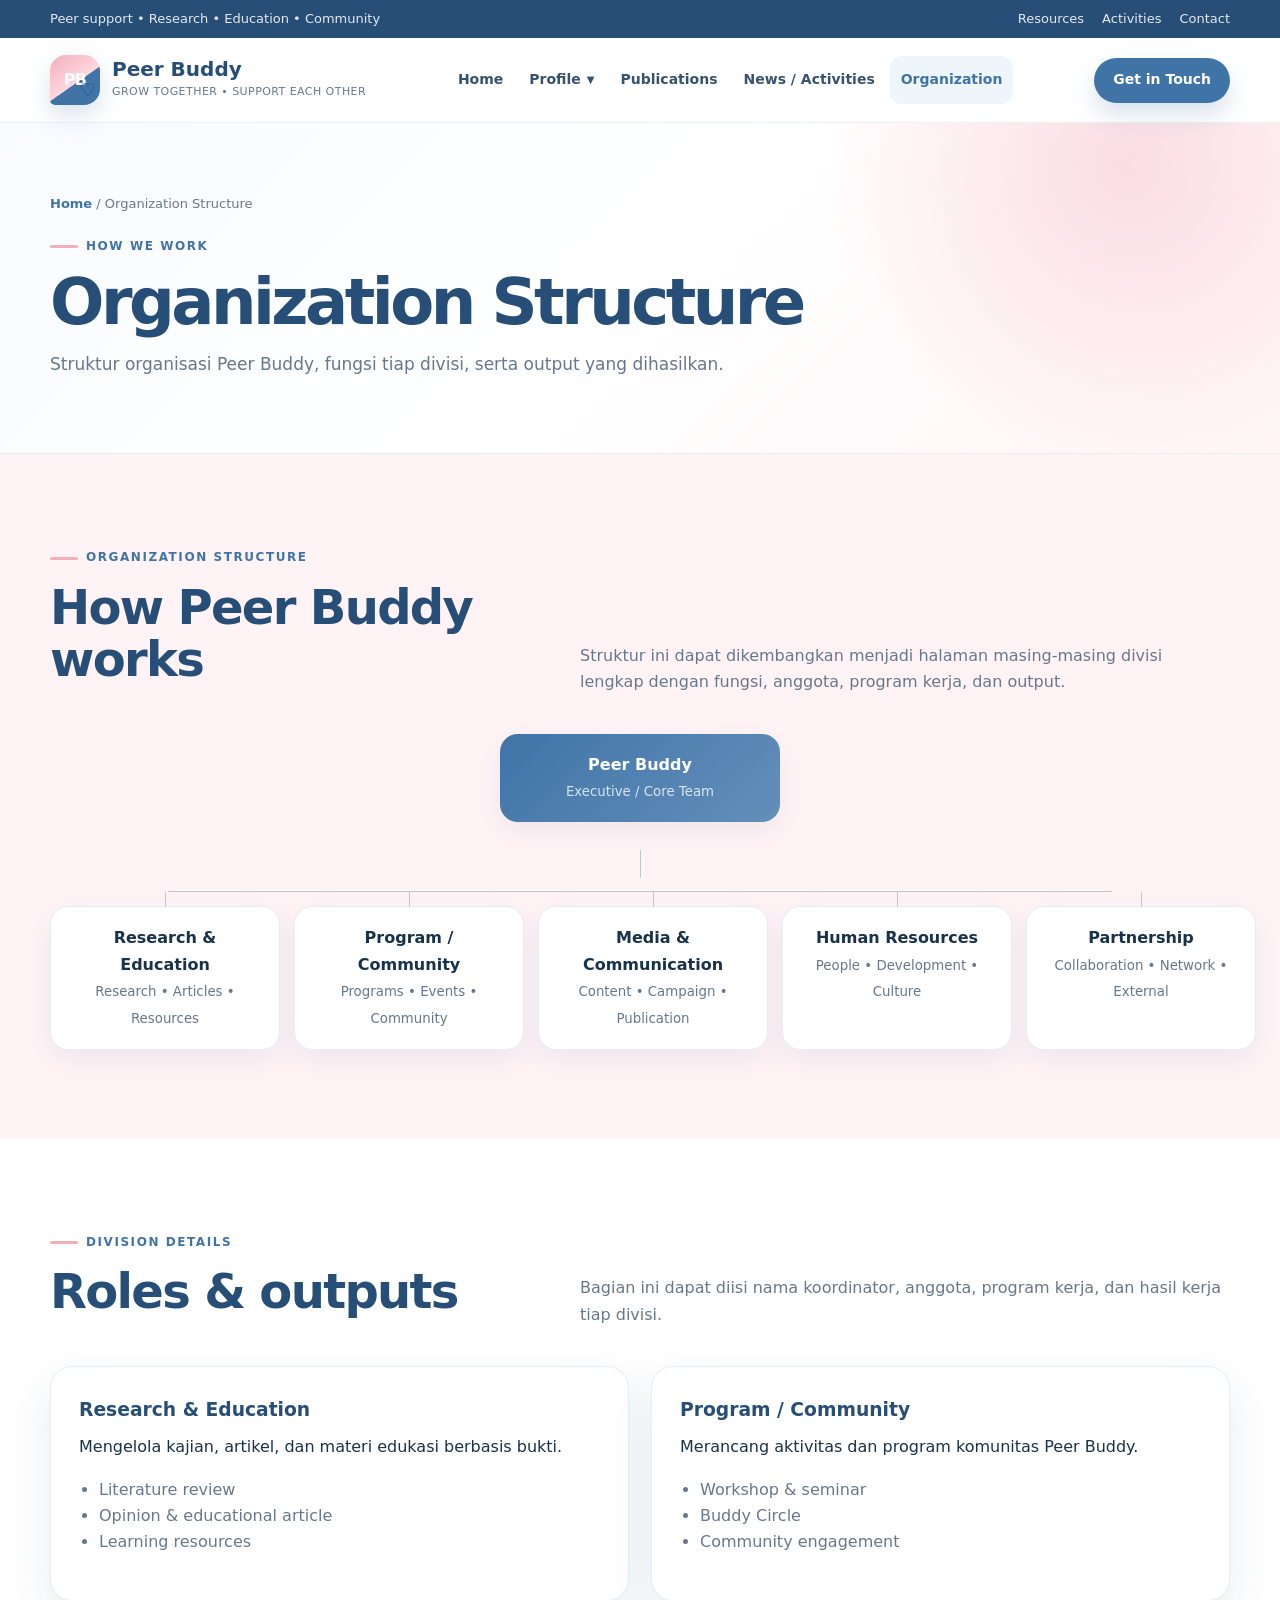
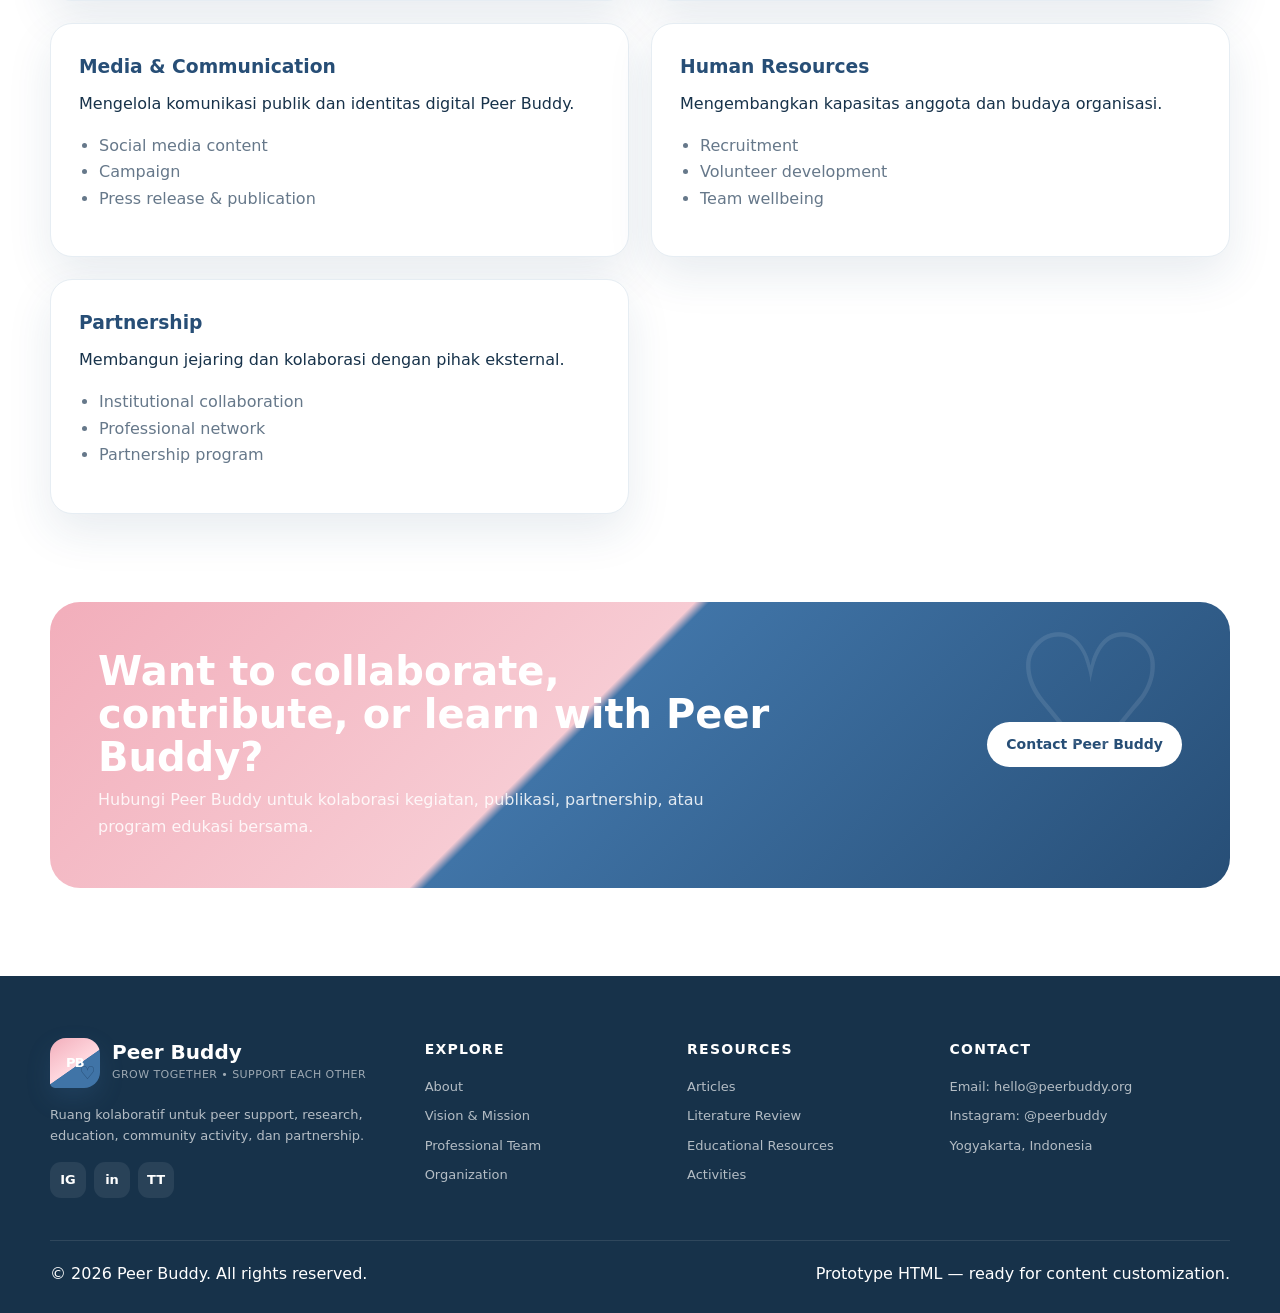
<file: organization.html>
<!DOCTYPE html>
<html lang="id">
<head>
  <meta charset="UTF-8" />
  <meta name="viewport" content="width=device-width, initial-scale=1.0" />
  <meta name="description" content="Peer Buddy — peer support, research, education, and community." />
  <title>Organization Structure | Peer Buddy</title>
  <link rel="stylesheet" href="styles.css" />
</head>
<body data-page="organization">

  <div class="topbar">
    <div class="container topbar-inner">
      <div>Peer support • Research • Education • Community</div>
      <div class="topbar-links">
        <a href="publications.html">Resources</a>
        <a href="news.html">Activities</a>
        <a href="contact.html">Contact</a>
      </div>
    </div>
  </div>
  <div class="navbar-wrap">
    <div class="container navbar">
      <a href="index.html" class="brand" aria-label="Peer Buddy Home">
        <div class="brand-mark">PB</div>
        <div><div class="brand-title">Peer Buddy</div><div class="brand-tagline">Grow together • Support each other</div></div>
      </a>
      <ul class="nav-menu">
        <li class="nav-item"><a class="nav-link" href="index.html">Home</a></li>
        <li class="nav-item">
          <a class="nav-link" href="profile.html">Profile <span class="chev">▼</span></a>
          <div class="dropdown">
            <a href="profile.html#about">About Peer Buddy</a>
            <a href="profile.html#history">History</a>
            <a href="profile.html#vision">Vision & Mission</a>
            <a href="profile.html#team">Psychologist / Professional Team</a>
          </div>
        </li>
        <li class="nav-item"><a class="nav-link" href="publications.html">Publications</a></li>
        <li class="nav-item"><a class="nav-link" href="news.html">News / Activities</a></li>
        <li class="nav-item"><a class="nav-link" href="organization.html">Organization</a></li>
      </ul>
      <div class="nav-actions">
        <a class="btn btn-primary" href="contact.html">Get in Touch</a>
        <button class="btn btn-outline mobile-toggle" id="mobileToggle" aria-label="Open menu" aria-expanded="false">☰</button>
      </div>
    </div>
    <div class="mobile-panel" id="mobilePanel">
      <a href="index.html">Home</a>
      <small>Profile</small>
      <a href="profile.html#about">About Peer Buddy</a>
      <a href="profile.html#history">History</a>
      <a href="profile.html#vision">Vision & Mission</a>
      <a href="profile.html#team">Professional Team</a>
      <a href="publications.html">Publications</a>
      <a href="news.html">News / Activities</a>
      <a href="organization.html">Organization Structure</a>
      <a href="contact.html">Contact</a>
    </div>
  </div>

<main>
<section class="page-hero"><div class="container" data-reveal><div class="breadcrumb"><a href="index.html">Home</a> / Organization Structure</div><div class="eyebrow">How we work</div><h1>Organization Structure</h1><p>Struktur organisasi Peer Buddy, fungsi tiap divisi, serta output yang dihasilkan.</p></div></section><section class="section-pink" id="organization">
<div class="container">
<div class="section-heading" data-reveal="">
<div><div class="eyebrow">Organization structure</div><h2>How Peer Buddy works</h2></div>
<p>Struktur ini dapat dikembangkan menjadi halaman masing-masing divisi lengkap dengan fungsi, anggota, program kerja, dan output.</p>
</div>
<div class="org-chart" data-reveal="">
<div class="org-node main"><strong>Peer Buddy</strong><small>Executive / Core Team</small></div>
<div style="width:1px;height:28px;background:#b9c8d5"></div>
<div class="org-branch">
<div class="org-node"><strong>Research &amp; Education</strong><small>Research • Articles • Resources</small></div>
<div class="org-node"><strong>Program / Community</strong><small>Programs • Events • Community</small></div>
<div class="org-node"><strong>Media &amp; Communication</strong><small>Content • Campaign • Publication</small></div>
<div class="org-node"><strong>Human Resources</strong><small>People • Development • Culture</small></div>
<div class="org-node"><strong>Partnership</strong><small>Collaboration • Network • External</small></div>
</div>
</div>
</div>
</section>
<section><div class="container"><div class="section-heading" data-reveal><div><div class="eyebrow">Division details</div><h2>Roles & outputs</h2></div><p>Bagian ini dapat diisi nama koordinator, anggota, program kerja, dan hasil kerja tiap divisi.</p></div>
<div class="division-detail-grid">
  <article class="division-detail" data-reveal><h3>Research & Education</h3><p>Mengelola kajian, artikel, dan materi edukasi berbasis bukti.</p><ul><li>Literature review</li><li>Opinion & educational article</li><li>Learning resources</li></ul></article>
  <article class="division-detail" data-reveal><h3>Program / Community</h3><p>Merancang aktivitas dan program komunitas Peer Buddy.</p><ul><li>Workshop & seminar</li><li>Buddy Circle</li><li>Community engagement</li></ul></article>
  <article class="division-detail" data-reveal><h3>Media & Communication</h3><p>Mengelola komunikasi publik dan identitas digital Peer Buddy.</p><ul><li>Social media content</li><li>Campaign</li><li>Press release & publication</li></ul></article>
  <article class="division-detail" data-reveal><h3>Human Resources</h3><p>Mengembangkan kapasitas anggota dan budaya organisasi.</p><ul><li>Recruitment</li><li>Volunteer development</li><li>Team wellbeing</li></ul></article>
  <article class="division-detail" data-reveal><h3>Partnership</h3><p>Membangun jejaring dan kolaborasi dengan pihak eksternal.</p><ul><li>Institutional collaboration</li><li>Professional network</li><li>Partnership program</li></ul></article>
</div></div></section><div class="cta" id="contact"><div class="container"><div class="cta-box" data-reveal><div><h2>Want to collaborate, contribute, or learn with Peer Buddy?</h2><p>Hubungi Peer Buddy untuk kolaborasi kegiatan, publikasi, partnership, atau program edukasi bersama.</p></div><a class="btn" href="contact.html">Contact Peer Buddy</a></div></div></div>
</main>

  <footer>
    <div class="container">
      <div class="footer-grid">
        <div>
          <a href="index.html" class="brand footer-brand"><div class="brand-mark">PB</div><div><div class="brand-title">Peer Buddy</div><div class="brand-tagline">Grow together • Support each other</div></div></a>
          <p>Ruang kolaboratif untuk peer support, research, education, community activity, dan partnership.</p>
          <div class="socials"><a href="#" aria-label="Instagram">IG</a><a href="#" aria-label="LinkedIn">in</a><a href="#" aria-label="TikTok">TT</a></div>
        </div>
        <div><h3>Explore</h3><ul class="footer-links"><li><a href="profile.html#about">About</a></li><li><a href="profile.html#vision">Vision & Mission</a></li><li><a href="profile.html#team">Professional Team</a></li><li><a href="organization.html">Organization</a></li></ul></div>
        <div><h3>Resources</h3><ul class="footer-links"><li><a href="publications.html">Articles</a></li><li><a href="publications.html">Literature Review</a></li><li><a href="publications.html">Educational Resources</a></li><li><a href="news.html">Activities</a></li></ul></div>
        <div><h3>Contact</h3><ul class="footer-links"><li>Email: hello@peerbuddy.org</li><li>Instagram: @peerbuddy</li><li>Yogyakarta, Indonesia</li></ul></div>
      </div>
      <div class="footer-bottom"><span>© 2026 Peer Buddy. All rights reserved.</span><span>Prototype HTML — ready for content customization.</span></div>
    </div>
  </footer>
  <button class="back-top" id="backTop" aria-label="Back to top">↑</button>

<script src="script.js" defer></script>
</body>
</html>
</file>
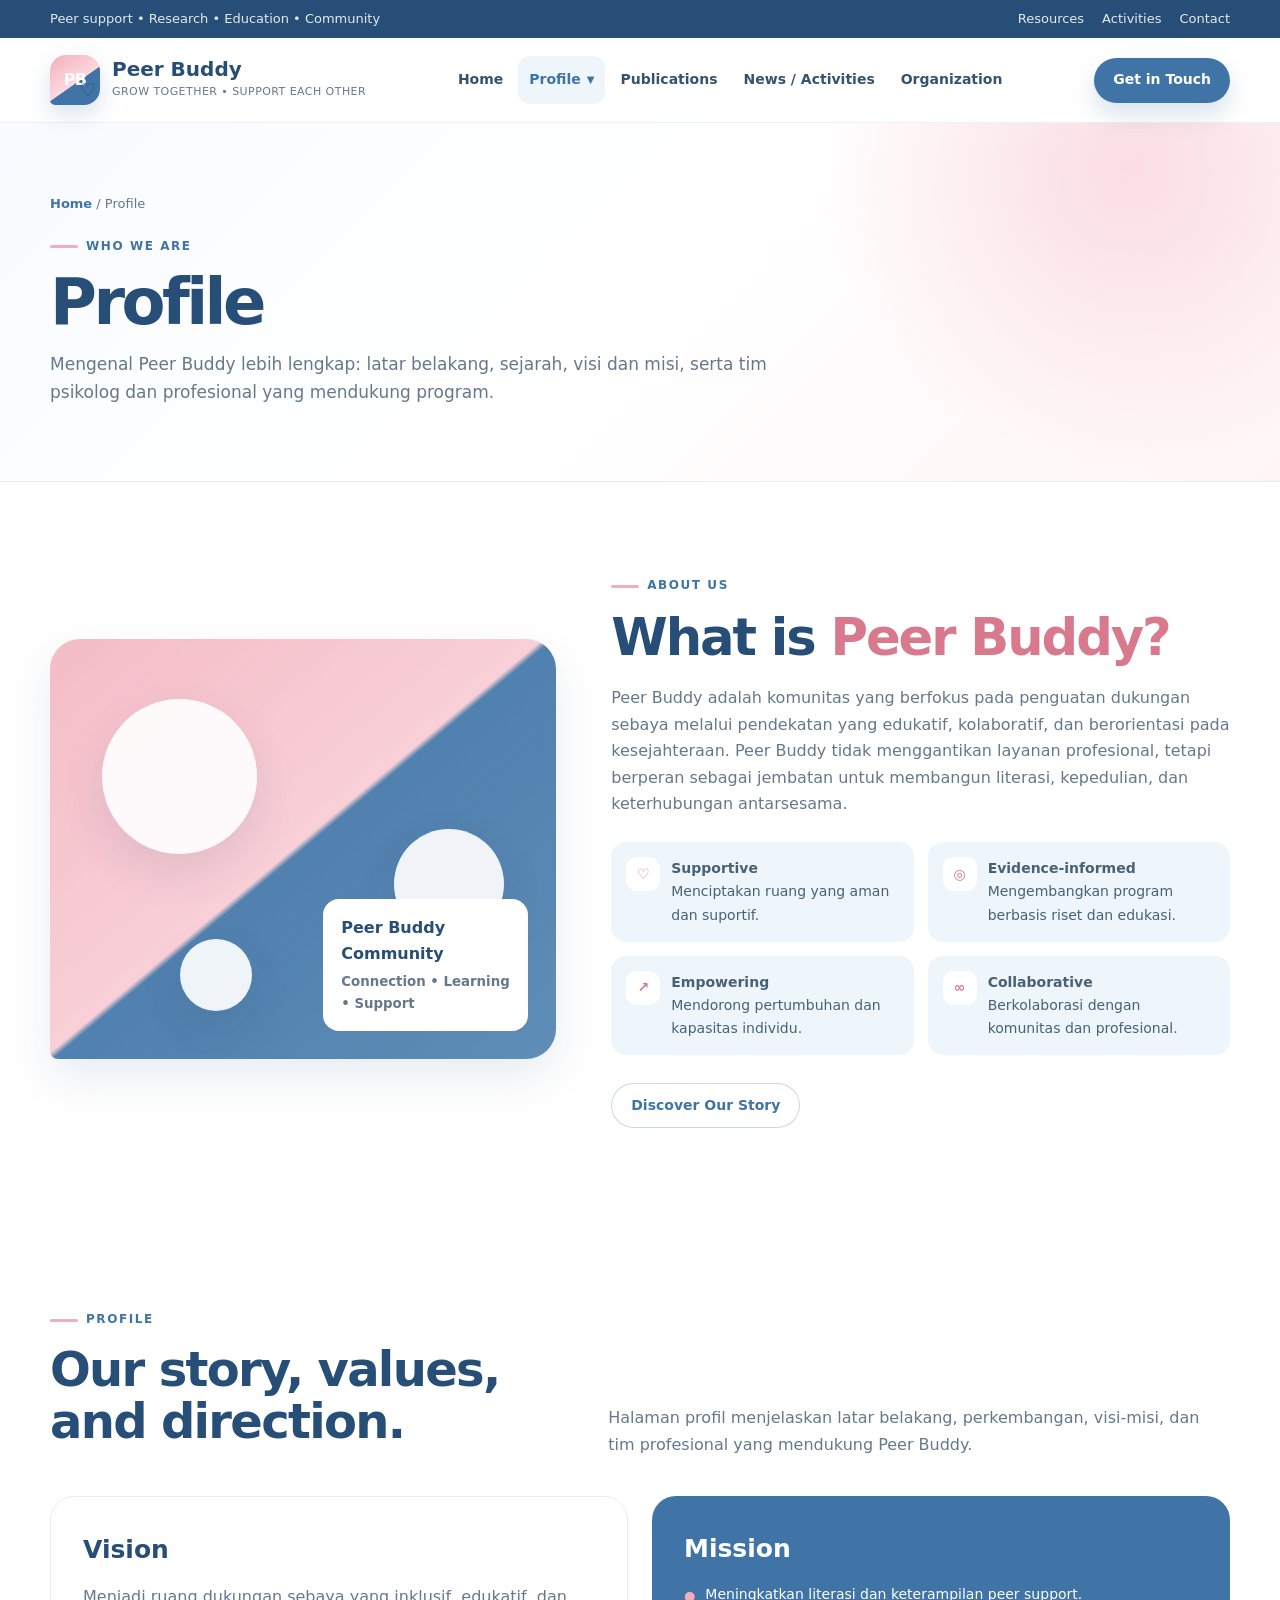
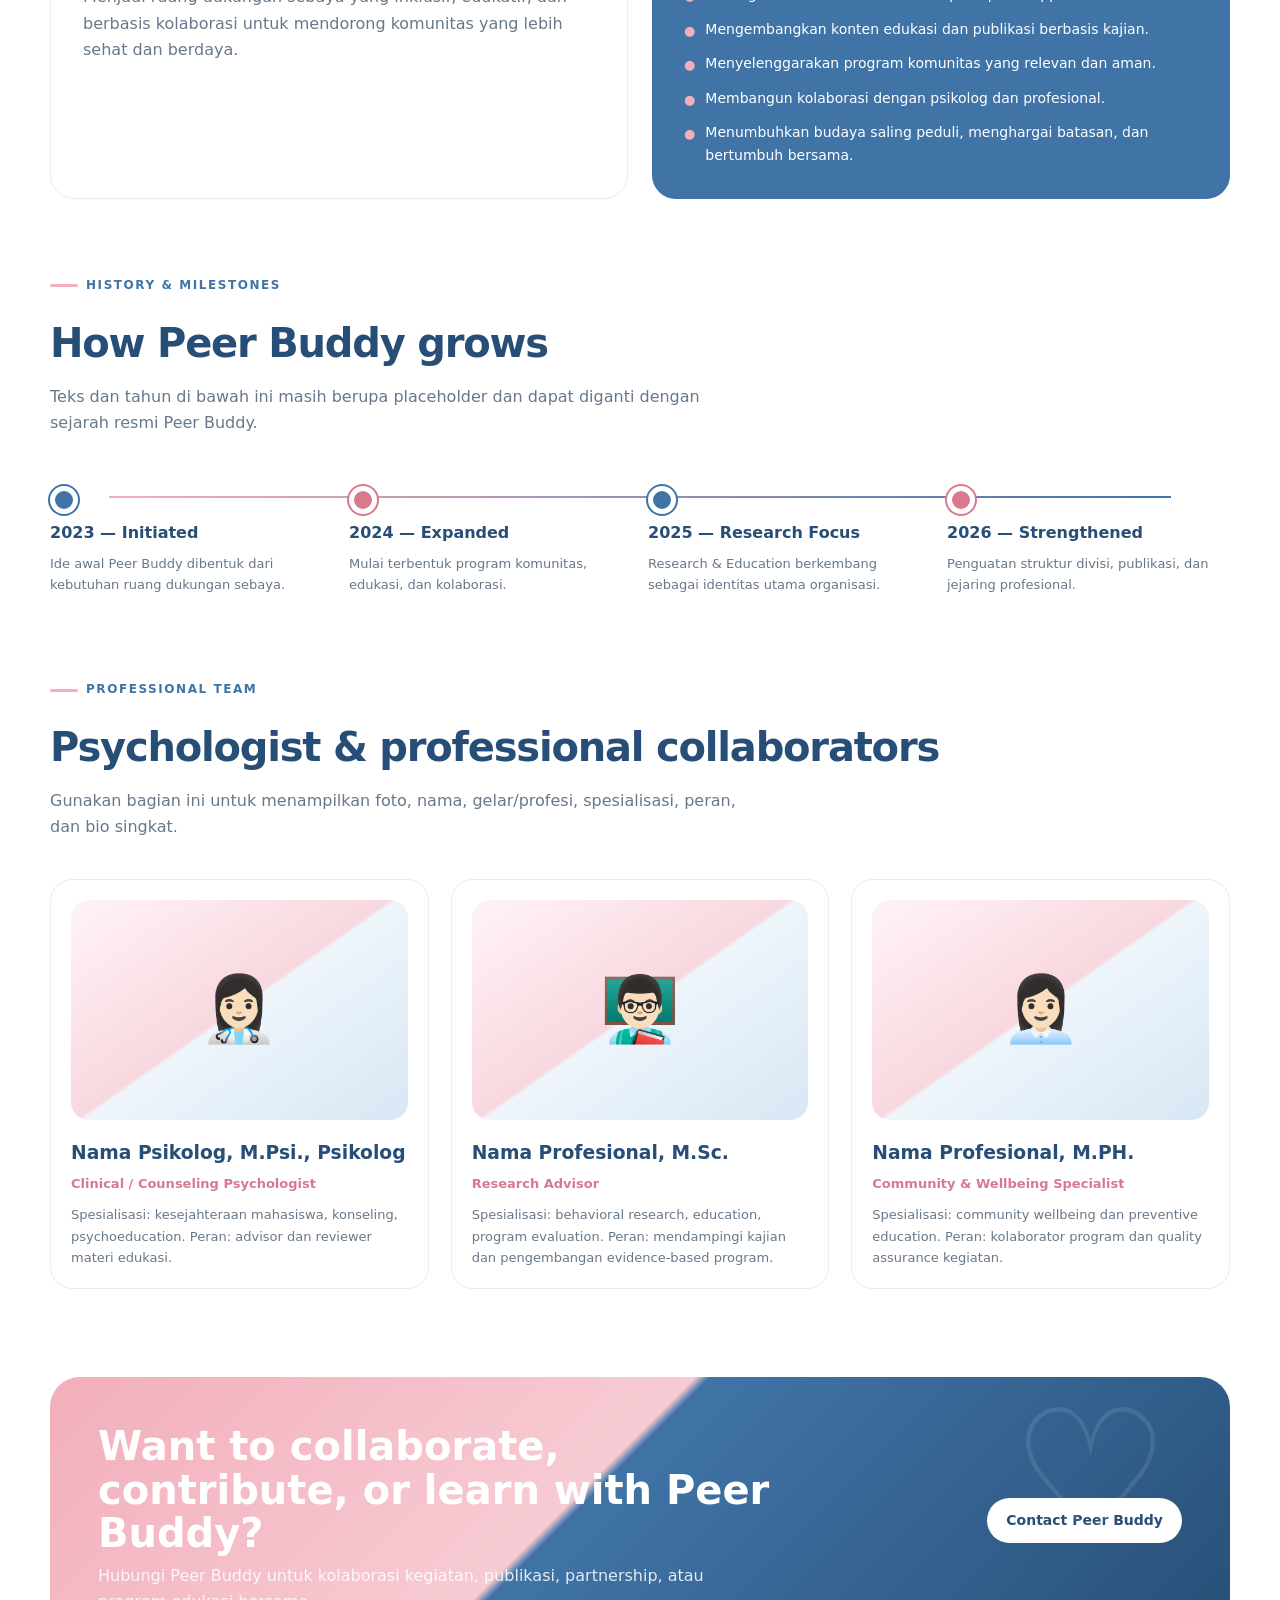
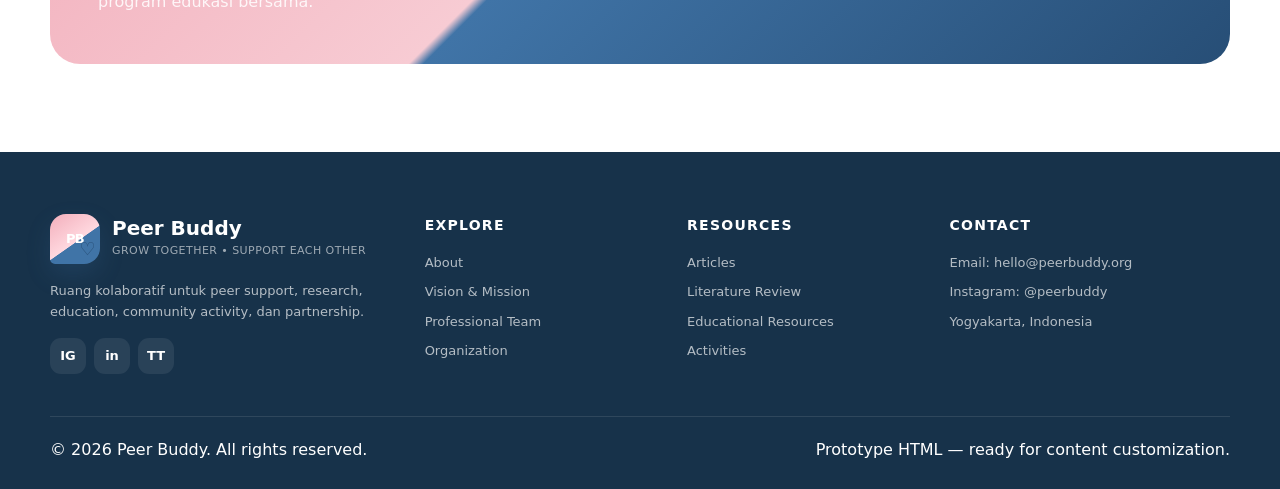
<file: profile.html>
<!DOCTYPE html>
<html lang="id">
<head>
  <meta charset="UTF-8" />
  <meta name="viewport" content="width=device-width, initial-scale=1.0" />
  <meta name="description" content="Peer Buddy — peer support, research, education, and community." />
  <title>Profile | Peer Buddy</title>
  <link rel="stylesheet" href="styles.css" />
</head>
<body data-page="profile">

  <div class="topbar">
    <div class="container topbar-inner">
      <div>Peer support • Research • Education • Community</div>
      <div class="topbar-links">
        <a href="publications.html">Resources</a>
        <a href="news.html">Activities</a>
        <a href="contact.html">Contact</a>
      </div>
    </div>
  </div>
  <div class="navbar-wrap">
    <div class="container navbar">
      <a href="index.html" class="brand" aria-label="Peer Buddy Home">
        <div class="brand-mark">PB</div>
        <div><div class="brand-title">Peer Buddy</div><div class="brand-tagline">Grow together • Support each other</div></div>
      </a>
      <ul class="nav-menu">
        <li class="nav-item"><a class="nav-link" href="index.html">Home</a></li>
        <li class="nav-item">
          <a class="nav-link" href="profile.html">Profile <span class="chev">▼</span></a>
          <div class="dropdown">
            <a href="profile.html#about">About Peer Buddy</a>
            <a href="profile.html#history">History</a>
            <a href="profile.html#vision">Vision & Mission</a>
            <a href="profile.html#team">Psychologist / Professional Team</a>
          </div>
        </li>
        <li class="nav-item"><a class="nav-link" href="publications.html">Publications</a></li>
        <li class="nav-item"><a class="nav-link" href="news.html">News / Activities</a></li>
        <li class="nav-item"><a class="nav-link" href="organization.html">Organization</a></li>
      </ul>
      <div class="nav-actions">
        <a class="btn btn-primary" href="contact.html">Get in Touch</a>
        <button class="btn btn-outline mobile-toggle" id="mobileToggle" aria-label="Open menu" aria-expanded="false">☰</button>
      </div>
    </div>
    <div class="mobile-panel" id="mobilePanel">
      <a href="index.html">Home</a>
      <small>Profile</small>
      <a href="profile.html#about">About Peer Buddy</a>
      <a href="profile.html#history">History</a>
      <a href="profile.html#vision">Vision & Mission</a>
      <a href="profile.html#team">Professional Team</a>
      <a href="publications.html">Publications</a>
      <a href="news.html">News / Activities</a>
      <a href="organization.html">Organization Structure</a>
      <a href="contact.html">Contact</a>
    </div>
  </div>

<main>
<section class="page-hero"><div class="container" data-reveal><div class="breadcrumb"><a href="index.html">Home</a> / Profile</div><div class="eyebrow">Who we are</div><h1>Profile</h1><p>Mengenal Peer Buddy lebih lengkap: latar belakang, sejarah, visi dan misi, serta tim psikolog dan profesional yang mendukung program.</p></div></section><section id="about">
<div class="container intro-grid">
<div class="photo-placeholder" data-reveal="">
<div class="bubble one"></div><div class="bubble two"></div><div class="bubble three"></div>
<div class="label">Peer Buddy Community<small>Connection • Learning • Support</small></div>
</div>
<div class="intro-copy" data-reveal="">
<div class="eyebrow">About us</div>
<h2>What is <span class="accent">Peer Buddy?</span></h2>
<p>Peer Buddy adalah komunitas yang berfokus pada penguatan dukungan sebaya melalui pendekatan yang edukatif, kolaboratif, dan berorientasi pada kesejahteraan. Peer Buddy tidak menggantikan layanan profesional, tetapi berperan sebagai jembatan untuk membangun literasi, kepedulian, dan keterhubungan antarsesama.</p>
<div class="value-list">
<div class="value-item"><div class="value-icon">♡</div><div><strong>Supportive</strong><br/>Menciptakan ruang yang aman dan suportif.</div></div>
<div class="value-item"><div class="value-icon">◎</div><div><strong>Evidence-informed</strong><br/>Mengembangkan program berbasis riset dan edukasi.</div></div>
<div class="value-item"><div class="value-icon">↗</div><div><strong>Empowering</strong><br/>Mendorong pertumbuhan dan kapasitas individu.</div></div>
<div class="value-item"><div class="value-icon">∞</div><div><strong>Collaborative</strong><br/>Berkolaborasi dengan komunitas dan profesional.</div></div>
</div>
<a class="btn btn-outline" href="profile.html">Discover Our Story</a>
</div>
</div>
</section><section id="profile">
<div class="container">
<div class="section-heading" data-reveal="">
<div><div class="eyebrow">Profile</div><h2>Our story, values, and direction.</h2></div>
<p>Halaman profil menjelaskan latar belakang, perkembangan, visi-misi, dan tim profesional yang mendukung Peer Buddy.</p>
</div>
<div class="profile-split" id="vision">
<div class="feature-panel" data-reveal="">
<h3>Vision</h3>
<p>Menjadi ruang dukungan sebaya yang inklusif, edukatif, dan berbasis kolaborasi untuk mendorong komunitas yang lebih sehat dan berdaya.</p>
</div>
<div class="feature-panel blue" data-reveal="">
<h3>Mission</h3>
<ul class="mission-list">
<li>Meningkatkan literasi dan keterampilan peer support.</li>
<li>Mengembangkan konten edukasi dan publikasi berbasis kajian.</li>
<li>Menyelenggarakan program komunitas yang relevan dan aman.</li>
<li>Membangun kolaborasi dengan psikolog dan profesional.</li>
<li>Menumbuhkan budaya saling peduli, menghargai batasan, dan bertumbuh bersama.</li>
</ul>
</div>
</div>
<div data-reveal="" id="history" style="margin-top:70px">
<div class="eyebrow">History &amp; milestones</div>
<h2 style="font-size:40px;color:var(--blue-dark);letter-spacing:-.03em;margin-bottom:8px">How Peer Buddy grows</h2>
<p style="max-width:680px;color:var(--muted)">Teks dan tahun di bawah ini masih berupa placeholder dan dapat diganti dengan sejarah resmi Peer Buddy.</p>
<div class="timeline">
<div class="timeline-item"><strong>2023 — Initiated</strong><p>Ide awal Peer Buddy dibentuk dari kebutuhan ruang dukungan sebaya.</p></div>
<div class="timeline-item"><strong>2024 — Expanded</strong><p>Mulai terbentuk program komunitas, edukasi, dan kolaborasi.</p></div>
<div class="timeline-item"><strong>2025 — Research Focus</strong><p>Research &amp; Education berkembang sebagai identitas utama organisasi.</p></div>
<div class="timeline-item"><strong>2026 — Strengthened</strong><p>Penguatan struktur divisi, publikasi, dan jejaring profesional.</p></div>
</div>
</div>
<div id="team" style="margin-top:78px">
<div class="eyebrow" data-reveal="">Professional team</div>
<h2 data-reveal="" style="font-size:40px;color:var(--blue-dark);letter-spacing:-.03em;margin-bottom:8px">Psychologist &amp; professional collaborators</h2>
<p data-reveal="" style="max-width:720px;color:var(--muted)">Gunakan bagian ini untuk menampilkan foto, nama, gelar/profesi, spesialisasi, peran, dan bio singkat.</p>
<div class="team-grid">
<article class="team-card" data-reveal=""><div class="avatar">👩🏻‍⚕️</div><h3>Nama Psikolog, M.Psi., Psikolog</h3><div class="role">Clinical / Counseling Psychologist</div><p>Spesialisasi: kesejahteraan mahasiswa, konseling, psychoeducation. Peran: advisor dan reviewer materi edukasi.</p></article>
<article class="team-card" data-reveal=""><div class="avatar">👨🏻‍🏫</div><h3>Nama Profesional, M.Sc.</h3><div class="role">Research Advisor</div><p>Spesialisasi: behavioral research, education, program evaluation. Peran: mendampingi kajian dan pengembangan evidence-based program.</p></article>
<article class="team-card" data-reveal=""><div class="avatar">👩🏻‍💼</div><h3>Nama Profesional, M.PH.</h3><div class="role">Community &amp; Wellbeing Specialist</div><p>Spesialisasi: community wellbeing dan preventive education. Peran: kolaborator program dan quality assurance kegiatan.</p></article>
</div>
</div>
</div>
</section><div class="cta" id="contact"><div class="container"><div class="cta-box" data-reveal><div><h2>Want to collaborate, contribute, or learn with Peer Buddy?</h2><p>Hubungi Peer Buddy untuk kolaborasi kegiatan, publikasi, partnership, atau program edukasi bersama.</p></div><a class="btn" href="contact.html">Contact Peer Buddy</a></div></div></div>
</main>

  <footer>
    <div class="container">
      <div class="footer-grid">
        <div>
          <a href="index.html" class="brand footer-brand"><div class="brand-mark">PB</div><div><div class="brand-title">Peer Buddy</div><div class="brand-tagline">Grow together • Support each other</div></div></a>
          <p>Ruang kolaboratif untuk peer support, research, education, community activity, dan partnership.</p>
          <div class="socials"><a href="#" aria-label="Instagram">IG</a><a href="#" aria-label="LinkedIn">in</a><a href="#" aria-label="TikTok">TT</a></div>
        </div>
        <div><h3>Explore</h3><ul class="footer-links"><li><a href="profile.html#about">About</a></li><li><a href="profile.html#vision">Vision & Mission</a></li><li><a href="profile.html#team">Professional Team</a></li><li><a href="organization.html">Organization</a></li></ul></div>
        <div><h3>Resources</h3><ul class="footer-links"><li><a href="publications.html">Articles</a></li><li><a href="publications.html">Literature Review</a></li><li><a href="publications.html">Educational Resources</a></li><li><a href="news.html">Activities</a></li></ul></div>
        <div><h3>Contact</h3><ul class="footer-links"><li>Email: hello@peerbuddy.org</li><li>Instagram: @peerbuddy</li><li>Yogyakarta, Indonesia</li></ul></div>
      </div>
      <div class="footer-bottom"><span>© 2026 Peer Buddy. All rights reserved.</span><span>Prototype HTML — ready for content customization.</span></div>
    </div>
  </footer>
  <button class="back-top" id="backTop" aria-label="Back to top">↑</button>

<script src="script.js" defer></script>
</body>
</html>
</file>
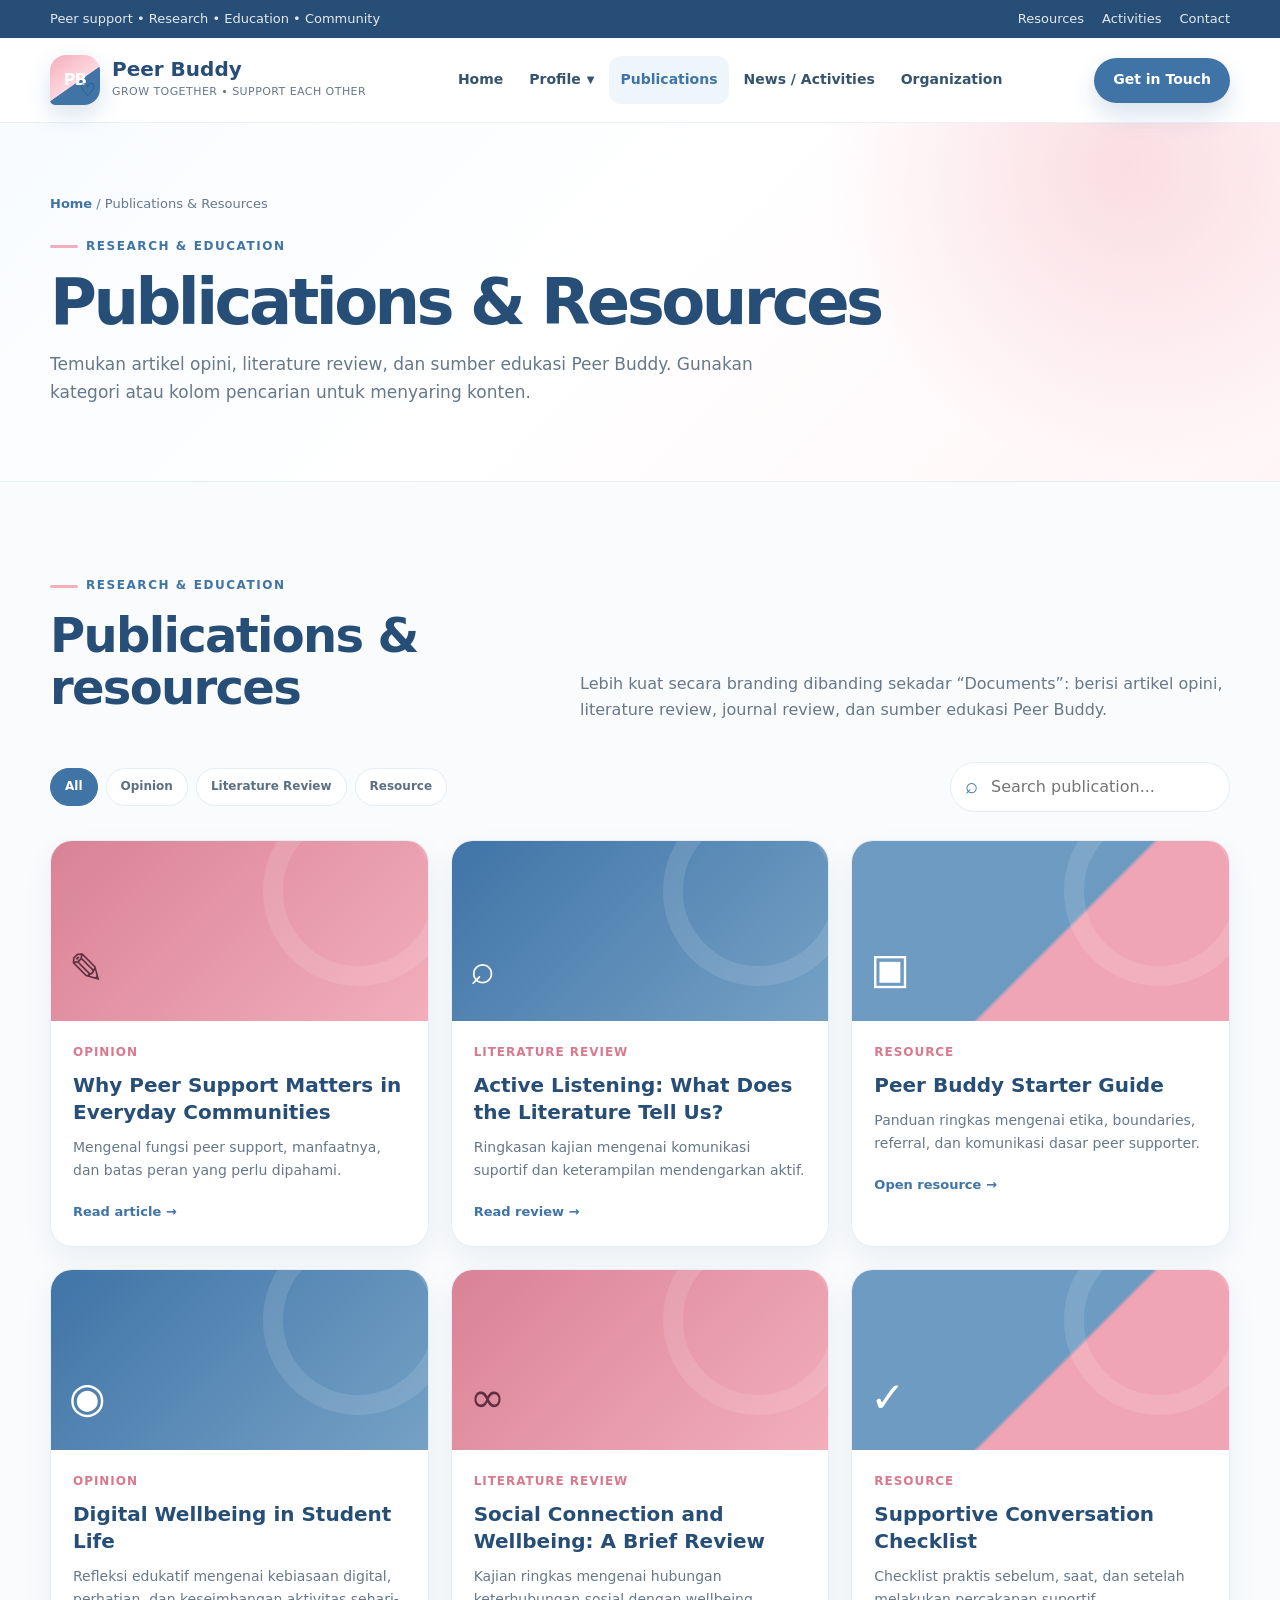
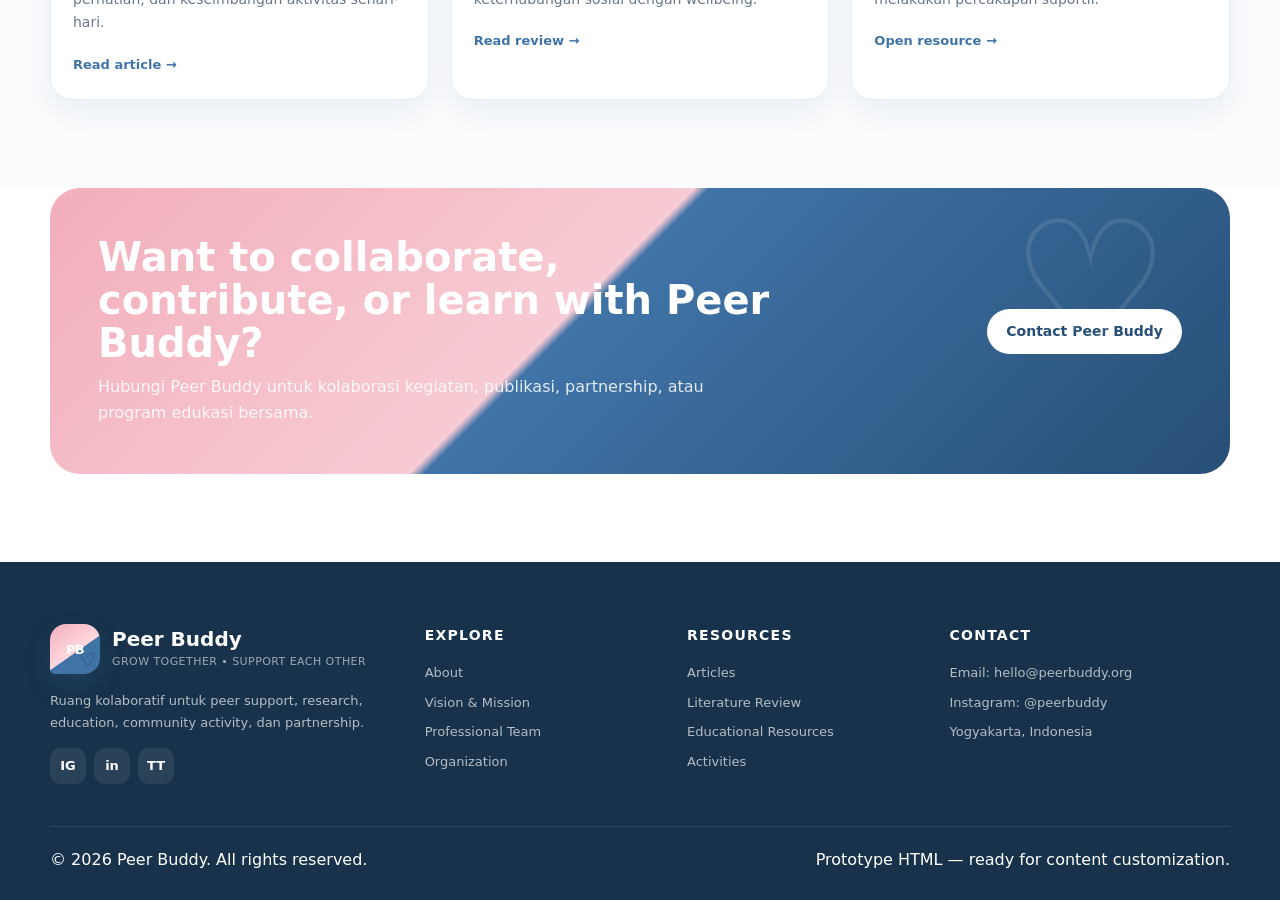
<file: publications.html>
<!DOCTYPE html>
<html lang="id">
<head>
  <meta charset="UTF-8" />
  <meta name="viewport" content="width=device-width, initial-scale=1.0" />
  <meta name="description" content="Peer Buddy — peer support, research, education, and community." />
  <title>Publications | Peer Buddy</title>
  <link rel="stylesheet" href="styles.css" />
</head>
<body data-page="publications">

  <div class="topbar">
    <div class="container topbar-inner">
      <div>Peer support • Research • Education • Community</div>
      <div class="topbar-links">
        <a href="publications.html">Resources</a>
        <a href="news.html">Activities</a>
        <a href="contact.html">Contact</a>
      </div>
    </div>
  </div>
  <div class="navbar-wrap">
    <div class="container navbar">
      <a href="index.html" class="brand" aria-label="Peer Buddy Home">
        <div class="brand-mark">PB</div>
        <div><div class="brand-title">Peer Buddy</div><div class="brand-tagline">Grow together • Support each other</div></div>
      </a>
      <ul class="nav-menu">
        <li class="nav-item"><a class="nav-link" href="index.html">Home</a></li>
        <li class="nav-item">
          <a class="nav-link" href="profile.html">Profile <span class="chev">▼</span></a>
          <div class="dropdown">
            <a href="profile.html#about">About Peer Buddy</a>
            <a href="profile.html#history">History</a>
            <a href="profile.html#vision">Vision & Mission</a>
            <a href="profile.html#team">Psychologist / Professional Team</a>
          </div>
        </li>
        <li class="nav-item"><a class="nav-link" href="publications.html">Publications</a></li>
        <li class="nav-item"><a class="nav-link" href="news.html">News / Activities</a></li>
        <li class="nav-item"><a class="nav-link" href="organization.html">Organization</a></li>
      </ul>
      <div class="nav-actions">
        <a class="btn btn-primary" href="contact.html">Get in Touch</a>
        <button class="btn btn-outline mobile-toggle" id="mobileToggle" aria-label="Open menu" aria-expanded="false">☰</button>
      </div>
    </div>
    <div class="mobile-panel" id="mobilePanel">
      <a href="index.html">Home</a>
      <small>Profile</small>
      <a href="profile.html#about">About Peer Buddy</a>
      <a href="profile.html#history">History</a>
      <a href="profile.html#vision">Vision & Mission</a>
      <a href="profile.html#team">Professional Team</a>
      <a href="publications.html">Publications</a>
      <a href="news.html">News / Activities</a>
      <a href="organization.html">Organization Structure</a>
      <a href="contact.html">Contact</a>
    </div>
  </div>

<main>
<section class="page-hero"><div class="container" data-reveal=""><div class="breadcrumb"><a href="index.html">Home</a> / Publications &amp; Resources</div><div class="eyebrow">Research &amp; Education</div><h1>Publications &amp; Resources</h1><p>Temukan artikel opini, literature review, dan sumber edukasi Peer Buddy. Gunakan kategori atau kolom pencarian untuk menyaring konten.</p></div></section><section class="section-soft" id="publications">
<div class="container">
<div class="section-heading" data-reveal="">
<div><div class="eyebrow">Research &amp; Education</div><h2>Publications &amp; resources</h2></div>
<p>Lebih kuat secara branding dibanding sekadar “Documents”: berisi artikel opini, literature review, journal review, dan sumber edukasi Peer Buddy.</p>
</div>
<div class="filterbar" data-reveal="">
<div class="filter-buttons">
<button class="filter-btn active" data-filter="all">All</button>
<button class="filter-btn" data-filter="opinion">Opinion</button>
<button class="filter-btn" data-filter="review">Literature Review</button>
<button class="filter-btn" data-filter="resource">Resource</button>
</div>
<div class="search"><input aria-label="Search publication" id="publicationSearch" placeholder="Search publication..." type="search"/></div>
</div>
<div class="cards-3" id="publicationGrid">
<article class="content-card publication-item" data-category="opinion" data-reveal="" data-title="why peer support matters"><div class="card-cover pink"><span class="cover-icon">✎</span></div><div class="card-body"><div class="meta">Opinion</div><h3>Why Peer Support Matters in Everyday Communities</h3><p>Mengenal fungsi peer support, manfaatnya, dan batas peran yang perlu dipahami.</p><a class="readmore" href="#">Read article →</a></div></article>
<article class="content-card publication-item" data-category="review" data-reveal="" data-title="active listening literature review"><div class="card-cover"><span class="cover-icon">⌕</span></div><div class="card-body"><div class="meta">Literature Review</div><h3>Active Listening: What Does the Literature Tell Us?</h3><p>Ringkasan kajian mengenai komunikasi suportif dan keterampilan mendengarkan aktif.</p><a class="readmore" href="#">Read review →</a></div></article>
<article class="content-card publication-item" data-category="resource" data-reveal="" data-title="peer buddy starter guide"><div class="card-cover mix"><span class="cover-icon">▣</span></div><div class="card-body"><div class="meta">Resource</div><h3>Peer Buddy Starter Guide</h3><p>Panduan ringkas mengenai etika, boundaries, referral, dan komunikasi dasar peer supporter.</p><a class="readmore" href="#">Open resource →</a></div></article>
<article class="content-card publication-item" data-category="opinion" data-reveal="" data-title="digital wellbeing student life"><div class="card-cover"><span class="cover-icon">◉</span></div><div class="card-body"><div class="meta">Opinion</div><h3>Digital Wellbeing in Student Life</h3><p>Refleksi edukatif mengenai kebiasaan digital, perhatian, dan keseimbangan aktivitas sehari-hari.</p><a class="readmore" href="#">Read article →</a></div></article>
<article class="content-card publication-item" data-category="review" data-reveal="" data-title="social connection wellbeing"><div class="card-cover pink"><span class="cover-icon">∞</span></div><div class="card-body"><div class="meta">Literature Review</div><h3>Social Connection and Wellbeing: A Brief Review</h3><p>Kajian ringkas mengenai hubungan keterhubungan sosial dengan wellbeing.</p><a class="readmore" href="#">Read review →</a></div></article>
<article class="content-card publication-item" data-category="resource" data-reveal="" data-title="conversation checklist"><div class="card-cover mix"><span class="cover-icon">✓</span></div><div class="card-body"><div class="meta">Resource</div><h3>Supportive Conversation Checklist</h3><p>Checklist praktis sebelum, saat, dan setelah melakukan percakapan suportif.</p><a class="readmore" href="#">Open resource →</a></div></article>
</div><div class="no-results" id="noResults">Tidak ada publication yang cocok dengan pencarian atau kategori ini.</div>
</div>
</section><div class="cta" id="contact"><div class="container"><div class="cta-box" data-reveal><div><h2>Want to collaborate, contribute, or learn with Peer Buddy?</h2><p>Hubungi Peer Buddy untuk kolaborasi kegiatan, publikasi, partnership, atau program edukasi bersama.</p></div><a class="btn" href="contact.html">Contact Peer Buddy</a></div></div></div>
</main>

  <footer>
    <div class="container">
      <div class="footer-grid">
        <div>
          <a href="index.html" class="brand footer-brand"><div class="brand-mark">PB</div><div><div class="brand-title">Peer Buddy</div><div class="brand-tagline">Grow together • Support each other</div></div></a>
          <p>Ruang kolaboratif untuk peer support, research, education, community activity, dan partnership.</p>
          <div class="socials"><a href="#" aria-label="Instagram">IG</a><a href="#" aria-label="LinkedIn">in</a><a href="#" aria-label="TikTok">TT</a></div>
        </div>
        <div><h3>Explore</h3><ul class="footer-links"><li><a href="profile.html#about">About</a></li><li><a href="profile.html#vision">Vision & Mission</a></li><li><a href="profile.html#team">Professional Team</a></li><li><a href="organization.html">Organization</a></li></ul></div>
        <div><h3>Resources</h3><ul class="footer-links"><li><a href="publications.html">Articles</a></li><li><a href="publications.html">Literature Review</a></li><li><a href="publications.html">Educational Resources</a></li><li><a href="news.html">Activities</a></li></ul></div>
        <div><h3>Contact</h3><ul class="footer-links"><li>Email: hello@peerbuddy.org</li><li>Instagram: @peerbuddy</li><li>Yogyakarta, Indonesia</li></ul></div>
      </div>
      <div class="footer-bottom"><span>© 2026 Peer Buddy. All rights reserved.</span><span>Prototype HTML — ready for content customization.</span></div>
    </div>
  </footer>
  <button class="back-top" id="backTop" aria-label="Back to top">↑</button>

<script src="script.js" defer></script>
</body>
</html>
</file>
<file: styles.css>
:root {
      --pink: #f2aebb;
      --pink-soft: #fff3f6;
      --pink-deep: #d8798e;
      --blue: #4074a7;
      --blue-dark: #274e76;
      --blue-soft: #eef5fb;
      --white: #ffffff;
      --ink: #17324a;
      --muted: #66788a;
      --border: #e6edf3;
      --shadow: 0 18px 45px rgba(31, 70, 107, 0.10);
      --radius-xl: 30px;
      --radius-lg: 22px;
      --radius-md: 16px;
      --max: 1180px;
    }

    * { box-sizing: border-box; }
    html { scroll-behavior: smooth; }
    body {
      margin: 0;
      font-family: Inter, ui-sans-serif, system-ui, -apple-system, BlinkMacSystemFont, "Segoe UI", sans-serif;
      color: var(--ink);
      background: var(--white);
      line-height: 1.65;
    }
    body.menu-open { overflow: hidden; }
    a { color: inherit; text-decoration: none; }
    img { max-width: 100%; display: block; }
    button, input { font: inherit; }

    .container {
      width: min(var(--max), calc(100% - 40px));
      margin-inline: auto;
    }

    .topbar {
      background: var(--blue-dark);
      color: rgba(255,255,255,.88);
      font-size: 13px;
    }
    .topbar-inner {
      min-height: 38px;
      display: flex;
      align-items: center;
      justify-content: space-between;
      gap: 16px;
    }
    .topbar-links { display: flex; gap: 18px; flex-wrap: wrap; }
    .topbar a:hover { color: var(--pink); }

    .navbar-wrap {
      position: sticky;
      top: 0;
      z-index: 1000;
      background: rgba(255,255,255,.94);
      backdrop-filter: blur(18px);
      border-bottom: 1px solid rgba(64,116,167,.10);
    }
    .navbar {
      min-height: 84px;
      display: flex;
      align-items: center;
      justify-content: space-between;
      gap: 22px;
    }
    .brand {
      display: inline-flex;
      align-items: center;
      gap: 12px;
      min-width: 215px;
    }
    .brand-mark {
      width: 50px;
      height: 50px;
      border-radius: 16px 16px 16px 5px;
      background: linear-gradient(145deg, var(--pink), #ffd8df 54%, var(--blue) 55%);
      display: grid;
      place-items: center;
      color: var(--white);
      font-weight: 900;
      letter-spacing: -.05em;
      box-shadow: 0 10px 25px rgba(64,116,167,.20);
      position: relative;
      overflow: hidden;
    }
    .brand-mark::after {
      content: "♡";
      position: absolute;
      font-size: 18px;
      right: 5px;
      bottom: 0px;
      color: var(--blue-dark);
    }
    .brand-title { font-size: 20px; font-weight: 850; line-height: 1.1; color: var(--blue-dark); }
    .brand-tagline { font-size: 11px; color: var(--muted); margin-top: 3px; letter-spacing: .04em; text-transform: uppercase; }

    .nav-menu {
      display: flex;
      align-items: center;
      gap: 4px;
      list-style: none;
      padding: 0;
      margin: 0;
    }
    .nav-item { position: relative; }
    .nav-link {
      display: inline-flex;
      align-items: center;
      gap: 6px;
      padding: 12px 11px;
      border-radius: 12px;
      font-size: 14px;
      font-weight: 750;
      color: #35536f;
      transition: .2s ease;
    }
    .nav-link:hover, .nav-link.active { color: var(--blue); background: var(--blue-soft); }
    .nav-link .chev { font-size: 10px; transition: .2s ease; }
    .nav-item:hover .chev { transform: rotate(180deg); }
    .dropdown {
      position: absolute;
      left: 0;
      top: calc(100% + 10px);
      width: 245px;
      padding: 10px;
      background: var(--white);
      border: 1px solid var(--border);
      border-radius: 16px;
      box-shadow: var(--shadow);
      opacity: 0;
      visibility: hidden;
      transform: translateY(8px);
      transition: .2s ease;
    }
    .nav-item:hover .dropdown { opacity: 1; visibility: visible; transform: translateY(0); }
    .dropdown a {
      display: block;
      padding: 10px 12px;
      border-radius: 10px;
      font-size: 13px;
      font-weight: 650;
      color: #4e657a;
    }
    .dropdown a:hover { background: var(--pink-soft); color: var(--pink-deep); }

    .nav-actions { display: flex; align-items: center; gap: 10px; }
    .btn {
      border: 0;
      cursor: pointer;
      display: inline-flex;
      align-items: center;
      justify-content: center;
      gap: 8px;
      min-height: 45px;
      padding: 0 19px;
      border-radius: 999px;
      font-weight: 800;
      font-size: 14px;
      transition: .2s ease;
    }
    .btn-primary { background: var(--blue); color: var(--white); box-shadow: 0 12px 24px rgba(64,116,167,.20); }
    .btn-primary:hover { transform: translateY(-2px); background: var(--blue-dark); }
    .btn-secondary { background: var(--pink); color: #5f3040; }
    .btn-secondary:hover { transform: translateY(-2px); filter: saturate(1.08); }
    .btn-outline { border: 1px solid rgba(64,116,167,.28); background: var(--white); color: var(--blue); }
    .btn-outline:hover { background: var(--blue-soft); }
    .mobile-toggle { display: none; width: 45px; padding: 0; font-size: 21px; }

    .hero {
      position: relative;
      overflow: hidden;
      background:
        radial-gradient(circle at 85% 15%, rgba(242,174,187,.43), transparent 28%),
        radial-gradient(circle at 12% 90%, rgba(64,116,167,.18), transparent 28%),
        linear-gradient(135deg, #f8fbff 0%, #fff 48%, #fff5f7 100%);
      padding: 86px 0 72px;
    }
    .hero::before,
    .hero::after {
      content: "";
      position: absolute;
      border-radius: 50%;
      border: 1px solid rgba(64,116,167,.12);
      width: 420px;
      height: 420px;
      pointer-events: none;
    }
    .hero::before { top: -240px; right: 12%; }
    .hero::after { bottom: -300px; left: 2%; width: 560px; height: 560px; }
    .hero-grid {
      display: grid;
      grid-template-columns: 1.03fr .97fr;
      align-items: center;
      gap: 68px;
      position: relative;
      z-index: 1;
    }
    .eyebrow {
      display: inline-flex;
      align-items: center;
      gap: 8px;
      font-size: 12px;
      text-transform: uppercase;
      letter-spacing: .13em;
      font-weight: 900;
      color: var(--blue);
      margin-bottom: 14px;
    }
    .eyebrow::before {
      content: "";
      width: 28px;
      height: 3px;
      border-radius: 3px;
      background: var(--pink);
    }
    h1, h2, h3, p { margin-top: 0; }
    h1 {
      font-size: clamp(46px, 6vw, 76px);
      line-height: .98;
      letter-spacing: -.055em;
      margin-bottom: 22px;
      color: var(--blue-dark);
    }
    .accent { color: var(--pink-deep); }
    .hero-lead {
      font-size: 18px;
      color: #5c7184;
      max-width: 640px;
      margin-bottom: 28px;
    }
    .hero-actions { display: flex; gap: 12px; flex-wrap: wrap; }
    .hero-mini {
      display: flex;
      gap: 22px;
      flex-wrap: wrap;
      margin-top: 32px;
      color: #546b7e;
      font-size: 13px;
      font-weight: 650;
    }
    .hero-mini span::before { content: "✓"; color: var(--blue); font-weight: 900; margin-right: 7px; }

    .hero-visual { position: relative; min-height: 470px; }
    .hero-card-main {
      position: absolute;
      inset: 10px 34px 54px 35px;
      border-radius: 36px 36px 36px 10px;
      background: linear-gradient(145deg, var(--blue) 0%, #5e8db8 54%, var(--pink) 55%, #f8c6d0 100%);
      box-shadow: 0 30px 70px rgba(43, 83, 120, .22);
      overflow: hidden;
    }
    .hero-card-main::before {
      content: "";
      position: absolute;
      width: 280px;
      height: 280px;
      background: rgba(255,255,255,.13);
      border-radius: 50%;
      top: -95px;
      right: -65px;
    }
    .hero-card-main::after {
      content: "";
      position: absolute;
      width: 150px;
      height: 150px;
      background: rgba(255,255,255,.14);
      border-radius: 50%;
      left: -35px;
      bottom: -48px;
    }
    .people-illustration {
      height: 100%;
      position: relative;
      display: flex;
      align-items: flex-end;
      justify-content: center;
      padding: 44px;
    }
    .person {
      width: 122px;
      height: 250px;
      border-radius: 64px 64px 18px 18px;
      position: relative;
      background: rgba(255,255,255,.94);
      box-shadow: inset 0 -90px 0 #eaf2f8;
    }
    .person::before {
      content: "";
      position: absolute;
      width: 82px;
      height: 82px;
      border-radius: 50%;
      background: #ffd9cc;
      top: -50px;
      left: 20px;
      box-shadow: 0 -18px 0 4px #3a536a;
    }
    .person::after {
      content: "♡";
      position: absolute;
      color: var(--pink-deep);
      font-size: 34px;
      top: 75px;
      left: 44px;
    }
    .person.two { height: 225px; margin-left: -17px; transform: translateY(12px); background: #fff0f3; box-shadow: inset 0 -78px 0 #f4b7c4; }
    .person.two::before { background: #e7b49b; box-shadow: 0 -18px 0 4px #2f4052; }
    .person.three { height: 238px; margin-left: -16px; transform: translateY(7px); background: #edf5fb; box-shadow: inset 0 -82px 0 #8db0d0; }
    .person.three::before { background: #e5b79f; box-shadow: 0 -18px 0 4px #854f4f; }
    .floating-note {
      position: absolute;
      z-index: 4;
      padding: 15px 18px;
      background: rgba(255,255,255,.96);
      border: 1px solid rgba(64,116,167,.12);
      border-radius: 18px;
      box-shadow: var(--shadow);
      font-size: 13px;
      font-weight: 750;
      color: var(--blue-dark);
    }
    .floating-note strong { display: block; font-size: 23px; color: var(--pink-deep); }
    .note-one { top: 8px; right: 0; }
    .note-two { bottom: 20px; left: 0; }

    section { padding: 88px 0; }
    .section-soft { background: #f9fbfd; }
    .section-pink { background: var(--pink-soft); }
    .section-heading {
      display: flex;
      align-items: end;
      justify-content: space-between;
      gap: 28px;
      margin-bottom: 38px;
    }
    .section-heading h2 {
      margin-bottom: 10px;
      font-size: clamp(32px, 4vw, 48px);
      line-height: 1.08;
      letter-spacing: -.035em;
      color: var(--blue-dark);
    }
    .section-heading p { margin-bottom: 0; max-width: 650px; color: var(--muted); }

    .intro-grid {
      display: grid;
      grid-template-columns: .9fr 1.1fr;
      gap: 55px;
      align-items: center;
    }
    .photo-placeholder {
      min-height: 420px;
      border-radius: var(--radius-xl) var(--radius-xl) var(--radius-xl) 8px;
      background:
        linear-gradient(140deg, rgba(255,255,255,.18), rgba(255,255,255,0)),
        linear-gradient(140deg, var(--pink), #f8cbd4 49%, var(--blue) 50%, #5f8eb7);
      position: relative;
      overflow: hidden;
      box-shadow: var(--shadow);
    }
    .photo-placeholder .bubble {
      position: absolute;
      background: rgba(255,255,255,.91);
      border-radius: 50%;
      box-shadow: 0 18px 45px rgba(30,63,92,.10);
    }
    .photo-placeholder .bubble.one { width: 155px; height: 155px; top: 60px; left: 52px; }
    .photo-placeholder .bubble.two { width: 110px; height: 110px; top: 190px; right: 52px; }
    .photo-placeholder .bubble.three { width: 72px; height: 72px; bottom: 48px; left: 130px; }
    .photo-placeholder .label {
      position: absolute;
      bottom: 28px;
      right: 28px;
      background: var(--white);
      padding: 16px 18px;
      border-radius: 16px;
      width: 205px;
      color: var(--blue-dark);
      font-weight: 800;
    }
    .photo-placeholder .label small { display: block; color: var(--muted); font-weight: 600; margin-top: 3px; }
    .intro-copy h2 { font-size: clamp(34px,4vw,52px); line-height:1.08; letter-spacing:-.04em; color:var(--blue-dark); margin-bottom:20px; }
    .intro-copy p { color:var(--muted); }
    .value-list { display:grid; grid-template-columns:repeat(2,1fr); gap:14px; margin:25px 0 28px; }
    .value-item { display:flex; gap:11px; align-items:flex-start; padding:15px; border-radius:15px; background:var(--blue-soft); font-size:14px; color:#486177; }
    .value-icon { width:34px; height:34px; flex:0 0 34px; border-radius:11px; display:grid; place-items:center; background:var(--white); color:var(--pink-deep); font-weight:900; }

    .stats { display:grid; grid-template-columns:repeat(4,1fr); gap:18px; }
    .stat-card { padding:25px 22px; border-radius:20px; border:1px solid var(--border); background:var(--white); }
    .stat-card strong { display:block; font-size:32px; line-height:1; color:var(--blue); margin-bottom:7px; }
    .stat-card span { color:var(--muted); font-size:13px; }

    .cards-3 { display:grid; grid-template-columns:repeat(3,1fr); gap:22px; }
    .content-card {
      border-radius: var(--radius-lg);
      background: var(--white);
      overflow: hidden;
      border: 1px solid var(--border);
      box-shadow: 0 12px 30px rgba(25,55,82,.06);
      transition: .22s ease;
    }
    .content-card:hover { transform: translateY(-5px); box-shadow: var(--shadow); }
    .card-cover {
      height: 180px;
      position: relative;
      display: flex;
      align-items: flex-end;
      padding: 18px;
      background: linear-gradient(135deg, var(--blue), #75a1c5);
      color: white;
      overflow: hidden;
    }
    .card-cover.pink { background: linear-gradient(135deg, #d98296, var(--pink)); color:#5f3040; }
    .card-cover.mix { background: linear-gradient(135deg, #6d9bc2 0 54%, #f0a5b4 55%); }
    .card-cover::before { content:""; position:absolute; width:150px; height:150px; border-radius:50%; border:20px solid rgba(255,255,255,.11); right:-25px; top:-45px; }
    .cover-icon { font-size:42px; position:relative; z-index:1; }
    .card-body { padding:22px; }
    .meta { font-size:12px; font-weight:800; color:var(--pink-deep); text-transform:uppercase; letter-spacing:.08em; margin-bottom:9px; }
    .card-body h3 { font-size:20px; line-height:1.35; margin-bottom:10px; color:var(--blue-dark); }
    .card-body p { color:var(--muted); font-size:14px; margin-bottom:16px; }
    .readmore { color:var(--blue); font-weight:850; font-size:13px; }

    .divisions { display:grid; grid-template-columns:repeat(5,1fr); gap:16px; }
    .division-card { padding:24px 18px; border-radius:20px; text-align:center; border:1px solid rgba(64,116,167,.13); background:var(--white); transition:.2s ease; }
    .division-card:hover { transform:translateY(-4px); border-color:var(--pink); box-shadow:var(--shadow); }
    .division-icon { width:58px; height:58px; border-radius:18px; margin:0 auto 14px; display:grid; place-items:center; font-size:24px; background:var(--blue-soft); }
    .division-card:nth-child(even) .division-icon { background:var(--pink-soft); }
    .division-card h3 { font-size:16px; margin-bottom:5px; color:var(--blue-dark); }
    .division-card p { font-size:12px; color:var(--muted); margin:0; }

    .profile-split { display:grid; grid-template-columns:1fr 1fr; gap:24px; }
    .feature-panel { padding:32px; border-radius:24px; background:var(--white); border:1px solid var(--border); }
    .feature-panel h3 { color:var(--blue-dark); font-size:25px; margin-bottom:14px; }
    .feature-panel p { color:var(--muted); }
    .feature-panel.blue { background:var(--blue); color:white; border:0; }
    .feature-panel.blue h3, .feature-panel.blue p { color:white; }
    .mission-list { padding-left:0; margin:0; list-style:none; display:grid; gap:11px; }
    .mission-list li { display:flex; gap:10px; align-items:flex-start; font-size:14px; }
    .mission-list li::before { content:"●"; color:var(--pink); font-size:13px; padding-top:2px; }

    .timeline { position:relative; margin-top:36px; display:grid; grid-template-columns:repeat(4,1fr); gap:16px; }
    .timeline::before { content:""; position:absolute; height:2px; left:5%; right:5%; top:24px; background:linear-gradient(90deg,var(--pink),var(--blue)); }
    .timeline-item { position:relative; padding-top:48px; }
    .timeline-item::before { content:""; position:absolute; width:18px; height:18px; border:5px solid var(--white); border-radius:50%; background:var(--blue); top:14px; left:0; box-shadow:0 0 0 2px var(--blue); }
    .timeline-item:nth-child(even)::before { background:var(--pink-deep); box-shadow:0 0 0 2px var(--pink-deep); }
    .timeline-item strong { display:block; color:var(--blue-dark); margin-bottom:6px; }
    .timeline-item p { margin:0; color:var(--muted); font-size:13px; }

    .team-grid { display:grid; grid-template-columns:repeat(3,1fr); gap:22px; margin-top:38px; }
    .team-card { padding:20px; border:1px solid var(--border); border-radius:22px; background:white; }
    .avatar { height:220px; border-radius:18px; background:linear-gradient(145deg,var(--pink-soft),#f8d8df 49%,var(--blue-soft) 50%,#d7e7f4); display:grid; place-items:center; font-size:64px; margin-bottom:18px; }
    .team-card h3 { margin-bottom:4px; color:var(--blue-dark); }
    .role { color:var(--pink-deep); font-size:13px; font-weight:800; }
    .team-card p { color:var(--muted); font-size:13px; margin:10px 0 0; }

    .filterbar { display:flex; justify-content:space-between; gap:18px; align-items:center; margin-bottom:28px; flex-wrap:wrap; }
    .filter-buttons { display:flex; gap:8px; flex-wrap:wrap; }
    .filter-btn { border:1px solid var(--border); background:white; color:#5b7083; border-radius:999px; padding:8px 14px; cursor:pointer; font-weight:750; font-size:12px; }
    .filter-btn.active, .filter-btn:hover { background:var(--blue); color:white; border-color:var(--blue); }
    .search { min-width:280px; position:relative; }
    .search input { width:100%; border:1px solid var(--border); border-radius:999px; padding:11px 16px 11px 40px; outline:none; color:var(--ink); }
    .search input:focus { border-color:var(--blue); box-shadow:0 0 0 3px rgba(64,116,167,.09); }
    .search::before { content:"⌕"; position:absolute; left:15px; top:6px; font-size:22px; color:var(--blue); }

    .news-grid { display:grid; grid-template-columns:1.35fr .65fr; gap:26px; }
    .featured-news { min-height:440px; border-radius:28px; background:linear-gradient(145deg,rgba(64,116,167,.94),rgba(64,116,167,.75)), linear-gradient(135deg,var(--blue),var(--pink)); padding:34px; color:white; display:flex; align-items:flex-end; position:relative; overflow:hidden; }
    .featured-news::after { content:""; width:320px; height:320px; border:48px solid rgba(255,255,255,.10); border-radius:50%; position:absolute; right:-100px; top:-80px; }
    .featured-news-content { position:relative; z-index:1; max-width:650px; }
    .featured-news h3 { font-size:34px; line-height:1.12; margin-bottom:12px; }
    .featured-news p { color:rgba(255,255,255,.85); }
    .mini-news-list { display:grid; gap:14px; }
    .mini-news { display:grid; grid-template-columns:94px 1fr; gap:14px; padding:13px; border-radius:18px; border:1px solid var(--border); background:white; }
    .mini-thumb { border-radius:14px; min-height:86px; background:linear-gradient(145deg,var(--pink),#f7d5db); }
    .mini-news:nth-child(even) .mini-thumb { background:linear-gradient(145deg,var(--blue),#a9c7df); }
    .mini-news small { color:var(--pink-deep); font-weight:800; }
    .mini-news h3 { font-size:15px; line-height:1.35; margin:6px 0 0; color:var(--blue-dark); }

    .org-chart { display:flex; flex-direction:column; align-items:center; gap:28px; }
    .org-node { min-width:230px; text-align:center; padding:18px 20px; background:white; border:1px solid var(--border); border-radius:18px; box-shadow:0 10px 28px rgba(29,64,94,.07); position:relative; }
    .org-node.main { background:linear-gradient(135deg,var(--blue),#638fba); color:white; border:0; min-width:280px; }
    .org-node strong { display:block; font-size:16px; }
    .org-node small { color:var(--muted); }
    .org-node.main small { color:rgba(255,255,255,.78); }
    .org-branch { width:100%; display:grid; grid-template-columns:repeat(5,1fr); gap:14px; position:relative; }
    .org-branch::before { content:""; position:absolute; top:-15px; height:1px; left:10%; right:10%; background:#b9c8d5; }
    .org-branch .org-node::before { content:""; position:absolute; width:1px; height:15px; background:#b9c8d5; top:-15px; left:50%; }

    .cta { padding:0 0 88px; }
    .cta-box { border-radius:30px; padding:48px; display:flex; align-items:center; justify-content:space-between; gap:28px; background:linear-gradient(135deg,var(--pink),#f7cbd3 44%,var(--blue) 45%,var(--blue-dark)); color:white; overflow:hidden; position:relative; }
    .cta-box::after { content:"♡"; position:absolute; font-size:180px; color:rgba(255,255,255,.10); right:5%; top:-50px; }
    .cta-box h2 { max-width:680px; font-size:40px; line-height:1.08; margin-bottom:8px; }
    .cta-box p { margin:0; max-width:620px; color:rgba(255,255,255,.86); }
    .cta-box .btn { flex:0 0 auto; background:white; color:var(--blue-dark); }

    footer { background:#17324a; color:white; padding:62px 0 26px; }
    .footer-grid { display:grid; grid-template-columns:1.2fr .8fr .8fr 1fr; gap:38px; }
    .footer-brand { margin-bottom:16px; }
    .footer-brand .brand-title { color:white; }
    .footer-brand .brand-tagline { color:rgba(255,255,255,.58); }
    footer p, footer li, footer a { color:rgba(255,255,255,.68); font-size:13px; }
    footer h3 { font-size:14px; text-transform:uppercase; letter-spacing:.09em; margin-bottom:15px; }
    .footer-links { list-style:none; padding:0; margin:0; display:grid; gap:8px; }
    .footer-links a:hover { color:var(--pink); }
    .socials { display:flex; gap:8px; margin-top:15px; }
    .socials a { width:36px; height:36px; border-radius:11px; display:grid; place-items:center; background:rgba(255,255,255,.08); color:white; font-weight:900; }
    .footer-bottom { margin-top:42px; padding-top:20px; border-top:1px solid rgba(255,255,255,.10); display:flex; justify-content:space-between; gap:20px; flex-wrap:wrap; }

    .back-top { position:fixed; right:22px; bottom:22px; width:44px; height:44px; border:0; border-radius:50%; display:none; place-items:center; background:var(--blue); color:white; box-shadow:var(--shadow); cursor:pointer; z-index:600; }
    .back-top.show { display:grid; }

    [data-reveal] { opacity:0; transform:translateY(22px); transition:.65s ease; }
    [data-reveal].visible { opacity:1; transform:none; }

    @media (max-width: 1050px) {
      .nav-menu { display:none; }
      .mobile-toggle { display:inline-flex; }
      .hero-grid, .intro-grid, .news-grid { grid-template-columns:1fr; }
      .hero-visual { max-width:650px; width:100%; margin:10px auto 0; }
      .divisions { grid-template-columns:repeat(3,1fr); }
      .org-branch { grid-template-columns:repeat(3,1fr); }
      .org-branch::before { display:none; }
      .org-branch .org-node::before { display:none; }
      .footer-grid { grid-template-columns:repeat(2,1fr); }
      .mobile-panel {
        position:fixed; inset:122px 0 0 0; background:white; padding:24px; overflow:auto; transform:translateX(100%); transition:.25s ease; z-index:900; display:block;
      }
      body.menu-open .mobile-panel { transform:none; }
      .mobile-panel a { display:block; padding:14px 6px; border-bottom:1px solid var(--border); font-weight:800; color:var(--blue-dark); }
      .mobile-panel small { display:block; padding:10px 6px 2px; color:var(--pink-deep); text-transform:uppercase; letter-spacing:.08em; font-weight:850; }
    }

    @media (min-width:1051px) { .mobile-panel { display:none !important; } }

    @media (max-width: 760px) {
      .container { width:min(100% - 28px, var(--max)); }
      .topbar { display:none; }
      .navbar { min-height:74px; }
      .navbar-wrap { top:0; }
      .mobile-panel { inset:74px 0 0; }
      .brand-tagline { display:none; }
      .brand { min-width:auto; }
      .nav-actions .btn-primary { display:none; }
      .hero { padding:58px 0 58px; }
      h1 { font-size:46px; }
      .hero-grid { gap:32px; }
      .hero-visual { min-height:380px; }
      .hero-card-main { inset:20px 12px 35px 12px; }
      .person { width:90px; height:190px; }
      .person::before { width:62px; height:62px; left:14px; top:-38px; }
      .person::after { top:55px; left:30px; }
      .person.two { height:174px; }
      .person.three { height:182px; }
      .note-one { right:2px; }
      .note-two { left:1px; bottom:4px; }
      section { padding:68px 0; }
      .section-heading { align-items:flex-start; flex-direction:column; margin-bottom:28px; }
      .cards-3, .team-grid, .profile-split, .stats, .value-list { grid-template-columns:1fr; }
      .divisions { grid-template-columns:repeat(2,1fr); }
      .timeline { grid-template-columns:1fr; }
      .timeline::before { left:8px; right:auto; top:0; bottom:0; height:auto; width:2px; }
      .timeline-item { padding:0 0 0 42px; }
      .timeline-item::before { top:4px; left:0; }
      .org-branch { grid-template-columns:1fr; }
      .cta-box { flex-direction:column; align-items:flex-start; padding:34px 28px; }
      .cta-box h2 { font-size:32px; }
      .footer-grid { grid-template-columns:1fr; }
      .featured-news { min-height:390px; padding:27px; }
      .featured-news h3 { font-size:28px; }
      .filterbar { align-items:stretch; }
      .search { min-width:100%; }
    }

    @media (max-width: 470px) {
      .divisions { grid-template-columns:1fr; }
      .hero-actions .btn { width:100%; }
      .floating-note { font-size:11px; padding:10px 12px; }
      .floating-note strong { font-size:18px; }
    }
  

/* Multi-page additions */
.page-hero {
  padding: 70px 0 58px;
  background: radial-gradient(circle at 88% 12%, rgba(242,174,187,.38), transparent 26%),
              linear-gradient(135deg, #f8fbff, #fff 48%, #fff5f7);
  border-bottom: 1px solid var(--border);
}
.page-hero h1 { font-size: clamp(42px, 5vw, 64px); margin-bottom: 16px; }
.page-hero p { max-width: 760px; color: var(--muted); font-size: 17px; }
.breadcrumb { font-size: 13px; color: var(--muted); margin-bottom: 16px; }
.breadcrumb a { color: var(--blue); font-weight: 750; }
.no-results { display:none; padding:28px; border:1px dashed var(--border); border-radius:18px; text-align:center; color:var(--muted); background:#fff; }
.no-results.show { display:block; }
.division-detail-grid { display:grid; grid-template-columns:repeat(2,1fr); gap:22px; }
.division-detail { padding:28px; border:1px solid var(--border); border-radius:var(--radius-lg); background:#fff; box-shadow:var(--shadow); }
.division-detail h3 { margin-bottom:8px; color:var(--blue-dark); }
.division-detail ul { padding-left:20px; color:var(--muted); }
body[data-page="home"] .nav-link[href="index.html"],
body[data-page="profile"] .nav-link[href^="profile.html"],
body[data-page="publications"] .nav-link[href="publications.html"],
body[data-page="news"] .nav-link[href="news.html"],
body[data-page="organization"] .nav-link[href="organization.html"] { color:var(--blue); background:var(--blue-soft); }
@media (max-width: 760px) { .division-detail-grid { grid-template-columns:1fr; } }

/* Contact page */
.contact-hero { background: linear-gradient(135deg, var(--blue-soft), #fff 52%, var(--pink-soft)); }
.contact-grid {
  display: grid;
  grid-template-columns: .85fr 1.15fr;
  gap: 58px;
  align-items: start;
}
.contact-info h2 { font-size: clamp(32px, 4vw, 48px); line-height: 1.1; color: var(--blue-dark); margin-bottom: 18px; }
.contact-info > p { color: var(--muted); }
.contact-list { display: grid; gap: 12px; margin-top: 28px; }
.contact-list > div { padding: 16px 18px; border: 1px solid var(--border); border-radius: 16px; background: white; display: grid; gap: 3px; }
.contact-list strong { color: var(--blue-dark); }
.contact-list span { color: var(--muted); font-size: 14px; }
.contact-form { padding: 30px; background: white; border: 1px solid var(--border); border-radius: 24px; box-shadow: var(--shadow); }
.form-row { display: grid; gap: 7px; margin-bottom: 17px; }
.form-row label { font-size: 13px; font-weight: 800; color: var(--blue-dark); }
.form-row input,
.form-row select,
.form-row textarea {
  width: 100%;
  border: 1px solid var(--border);
  border-radius: 14px;
  padding: 12px 14px;
  font: inherit;
  color: var(--ink);
  background: white;
  outline: none;
}
.form-row textarea { resize: vertical; min-height: 145px; }
.form-row input:focus,
.form-row select:focus,
.form-row textarea:focus { border-color: var(--blue); box-shadow: 0 0 0 3px rgba(64,116,167,.09); }
.form-note { margin: 13px 0 0; color: var(--muted); font-size: 12px; }
@media (max-width: 820px) {
  .contact-grid { grid-template-columns: 1fr; gap: 28px; }
  .contact-form { padding: 22px; }
}
</file>
